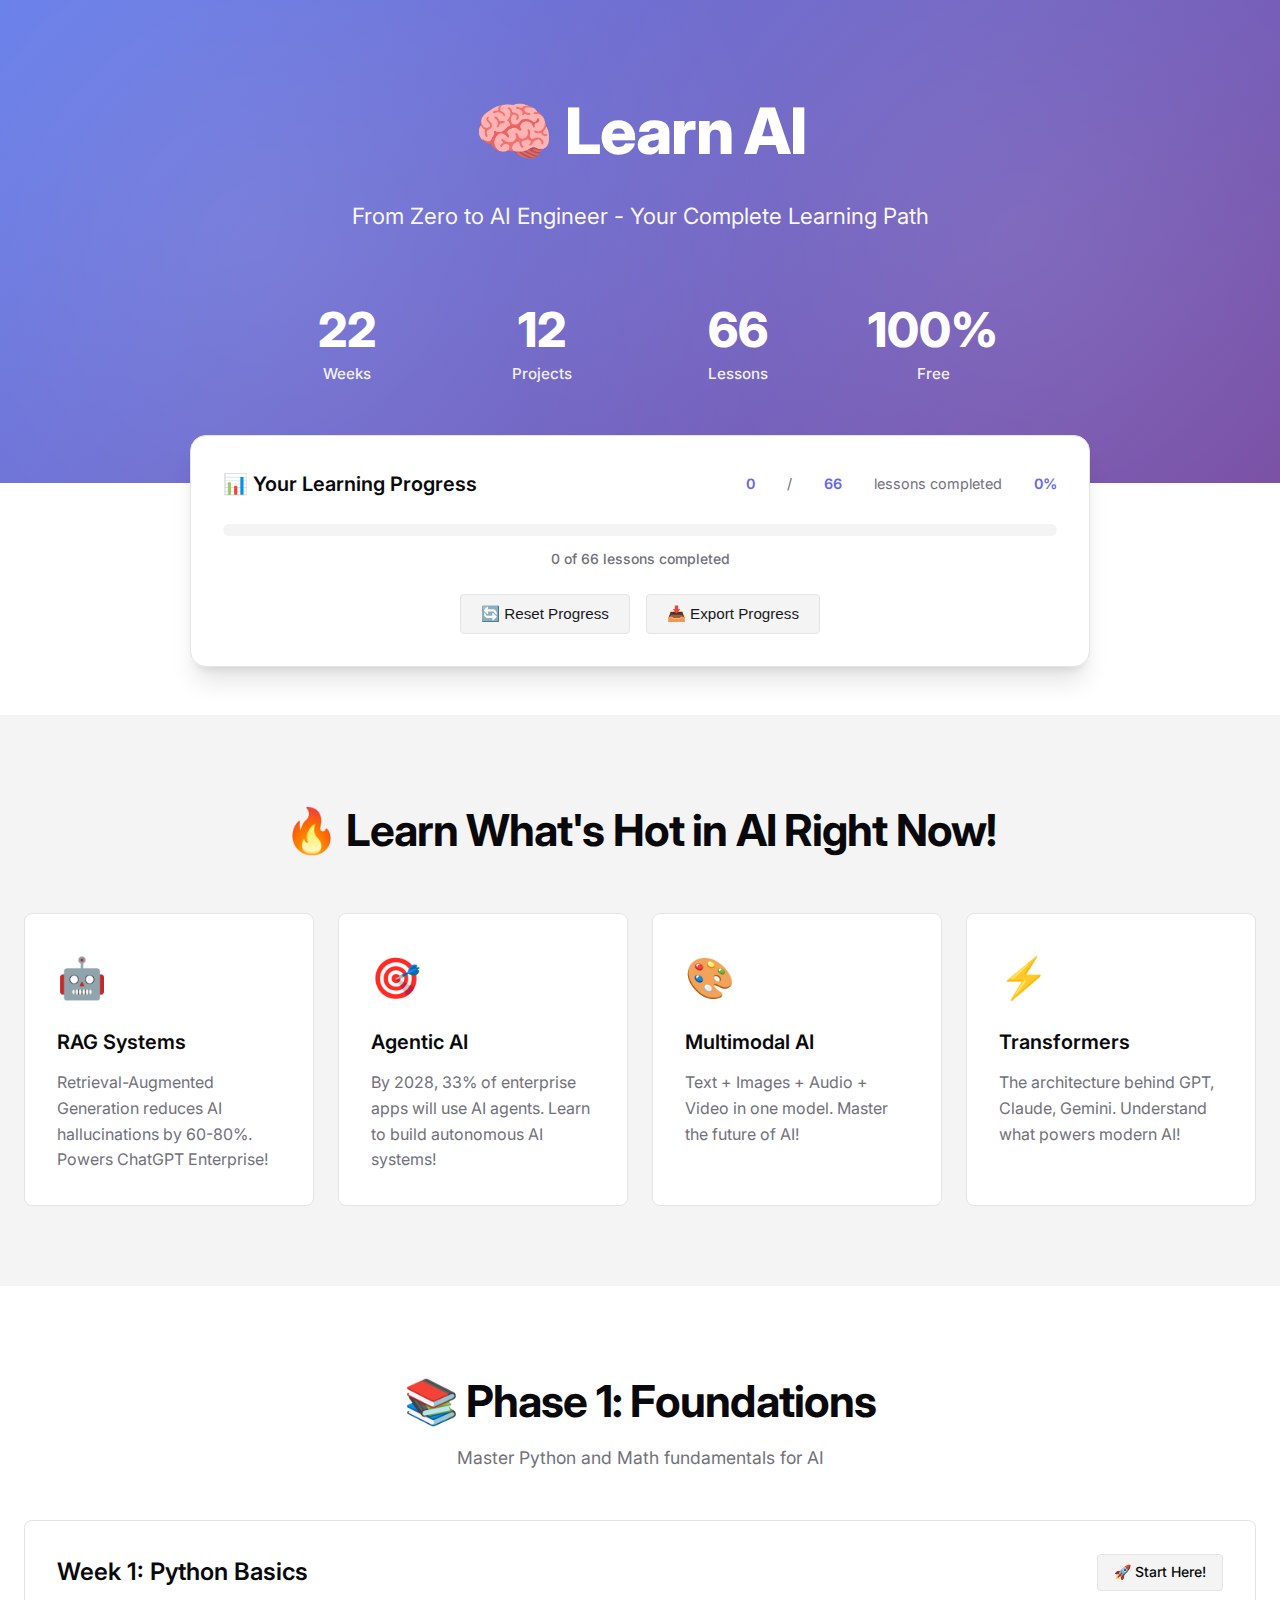
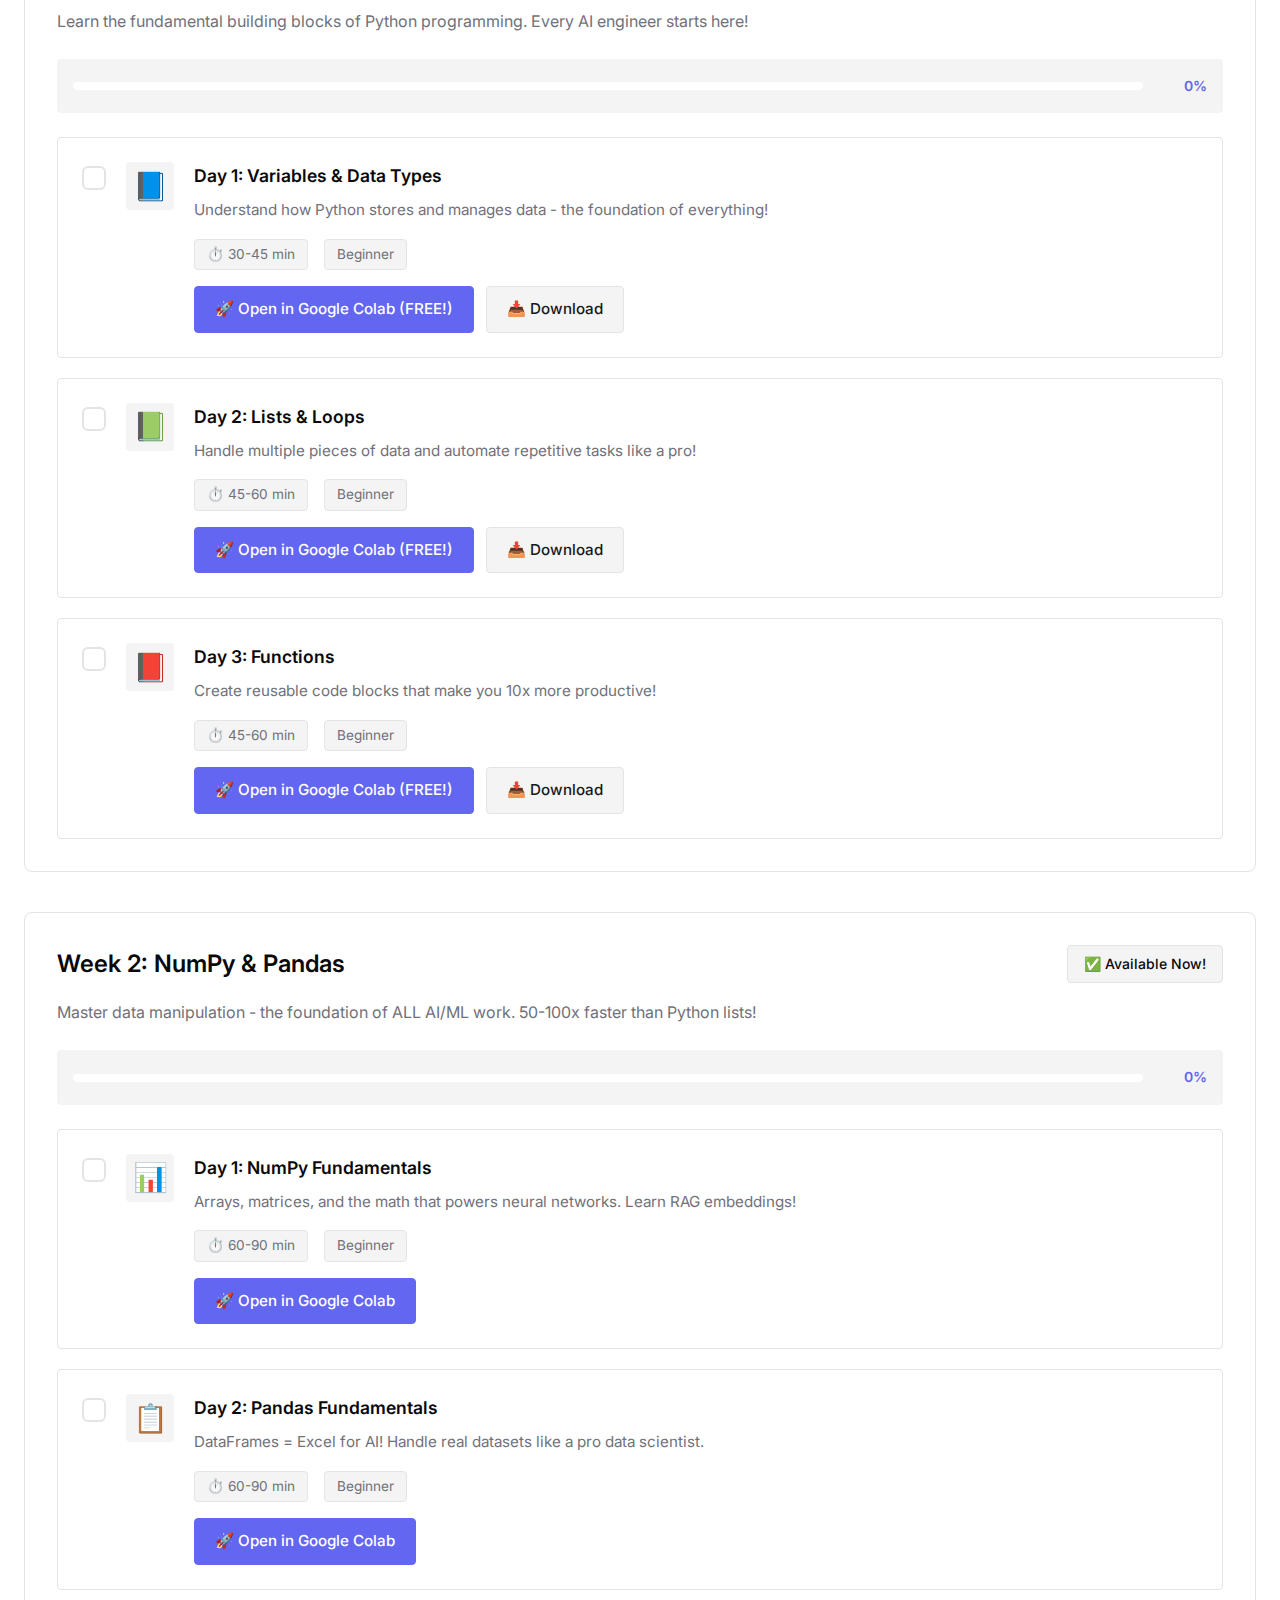
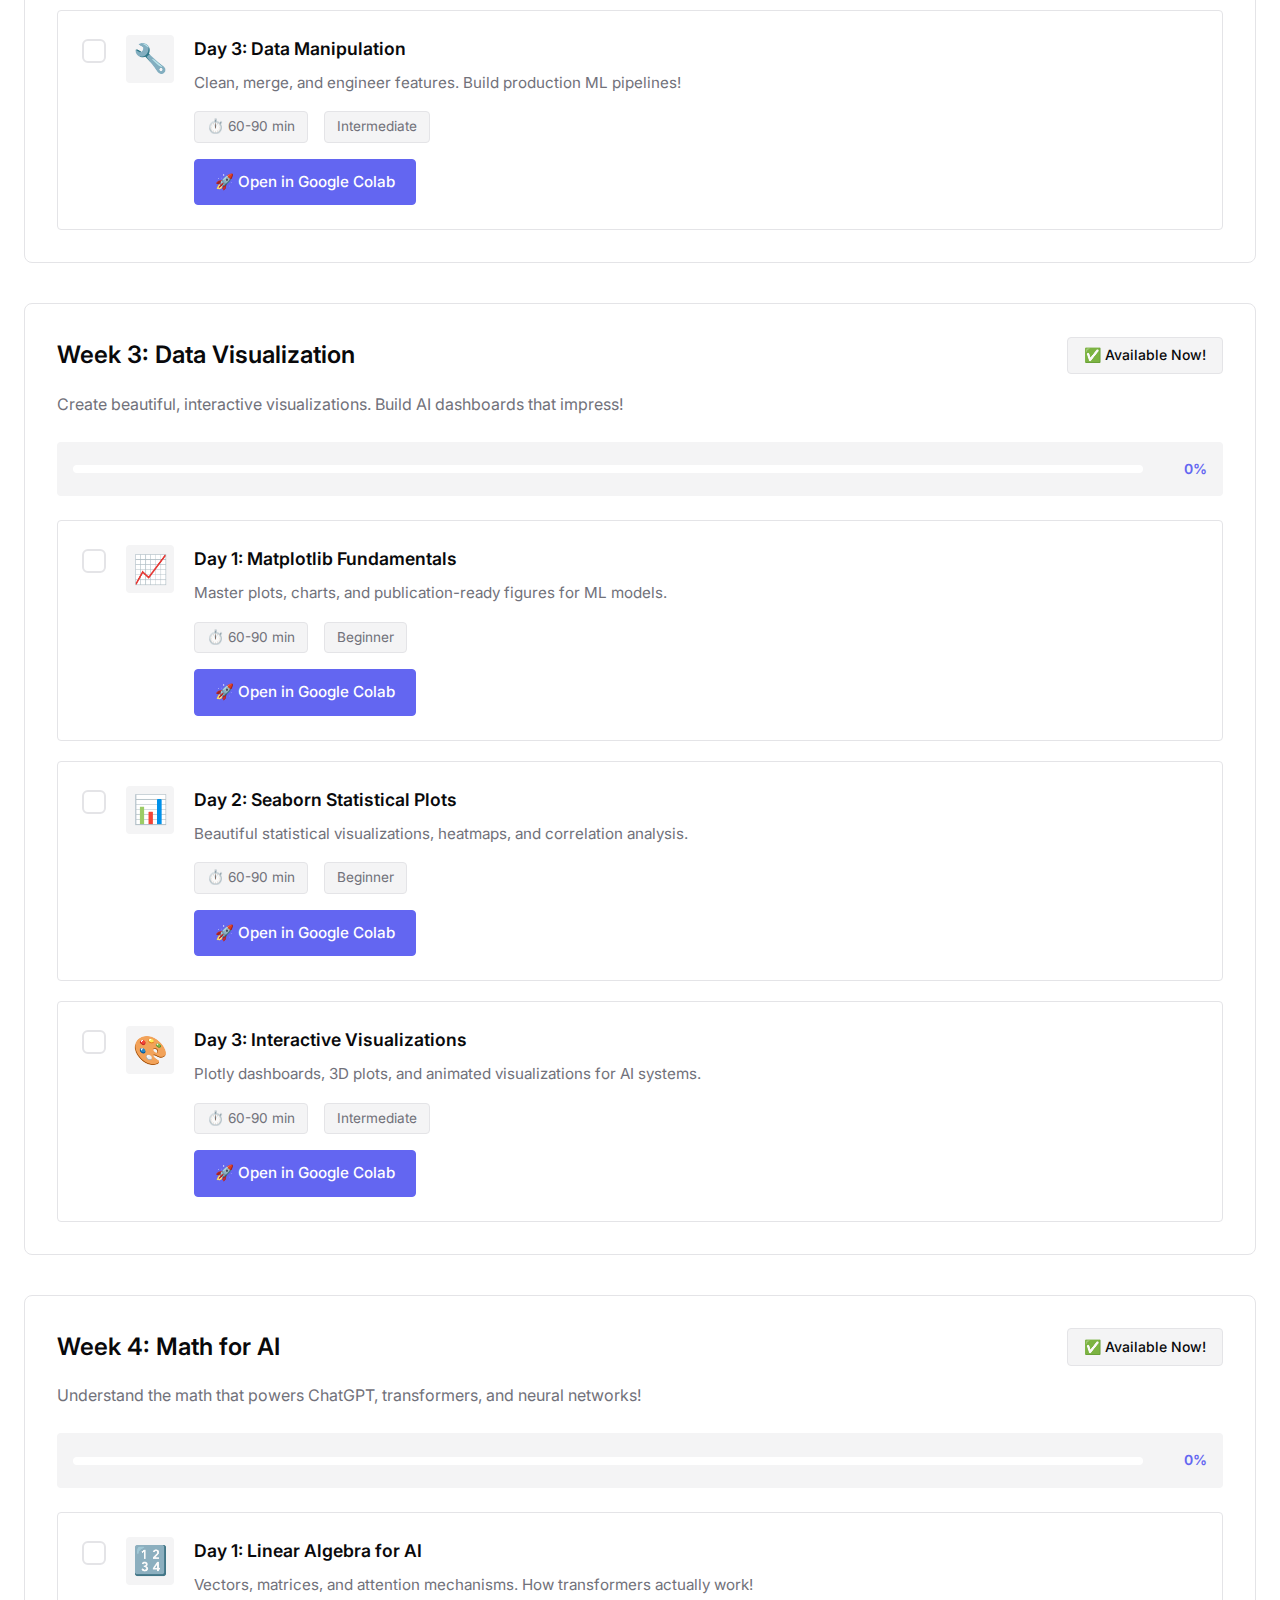
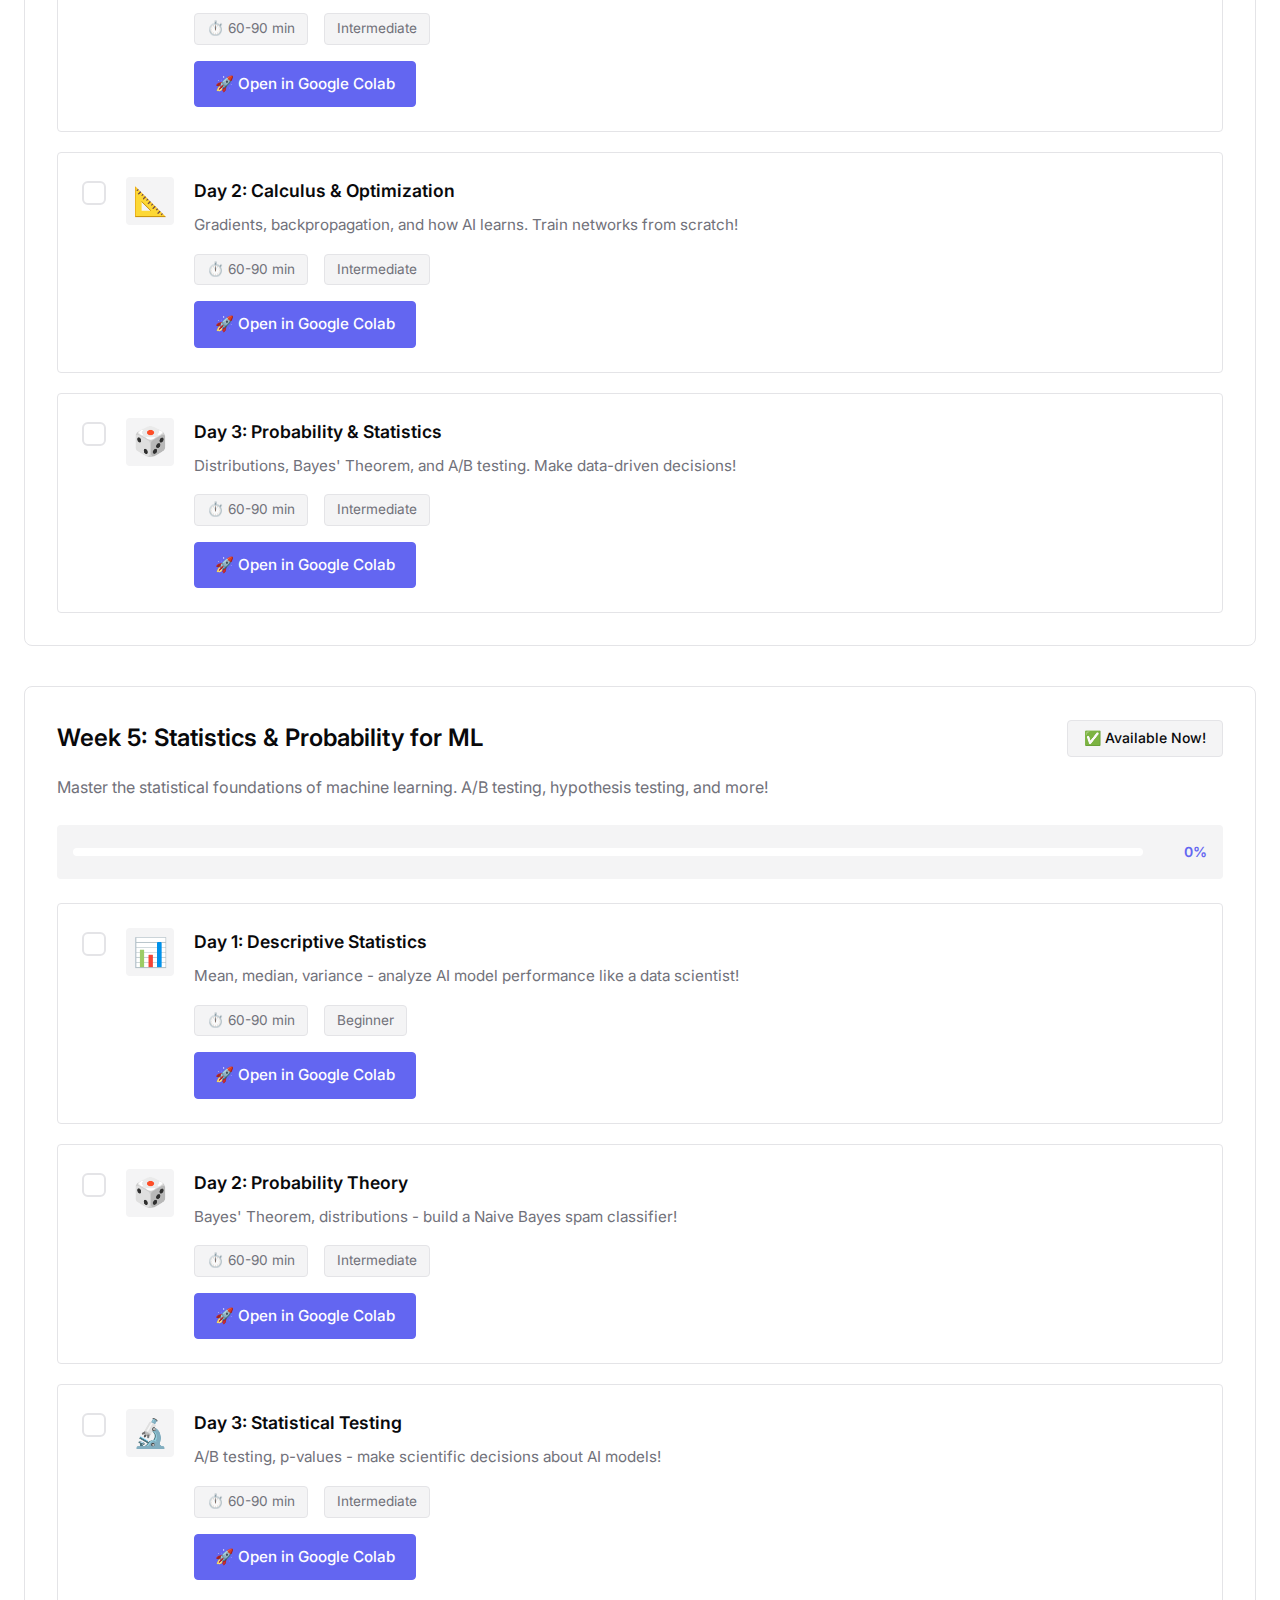
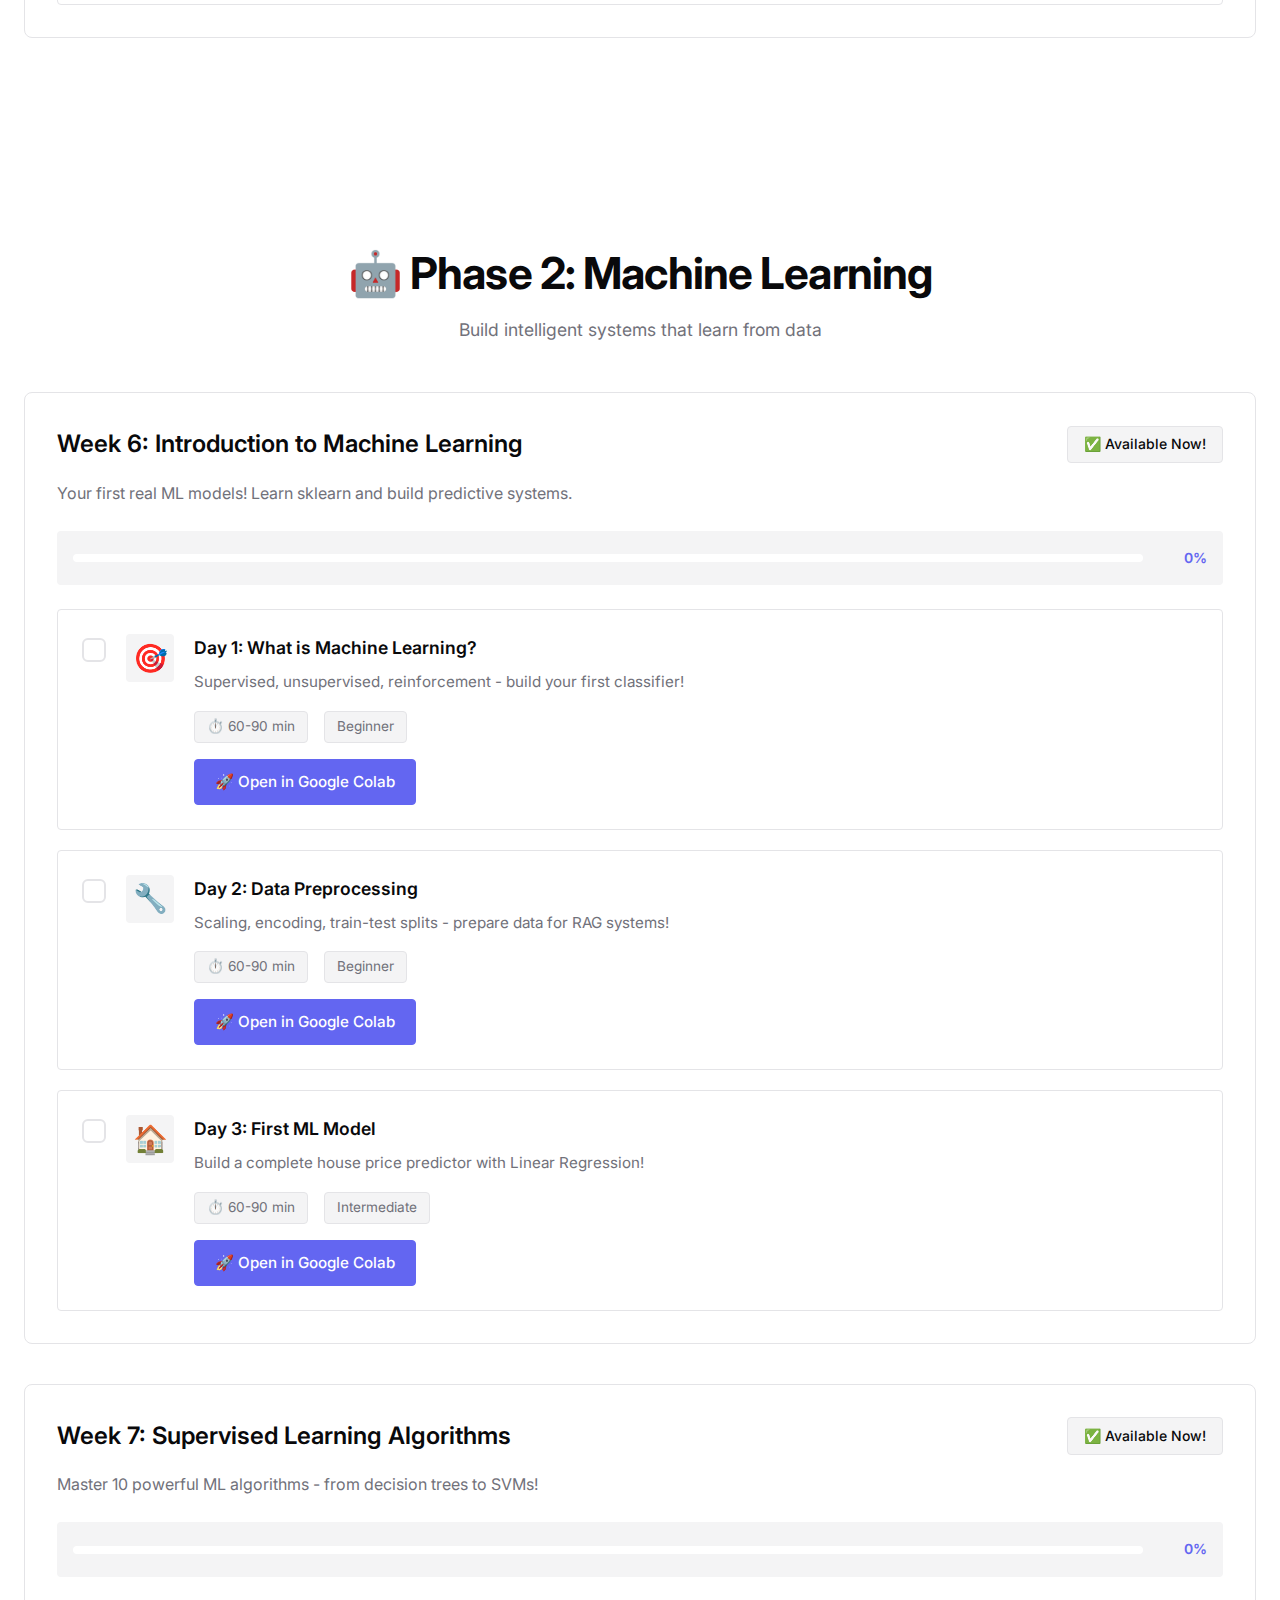
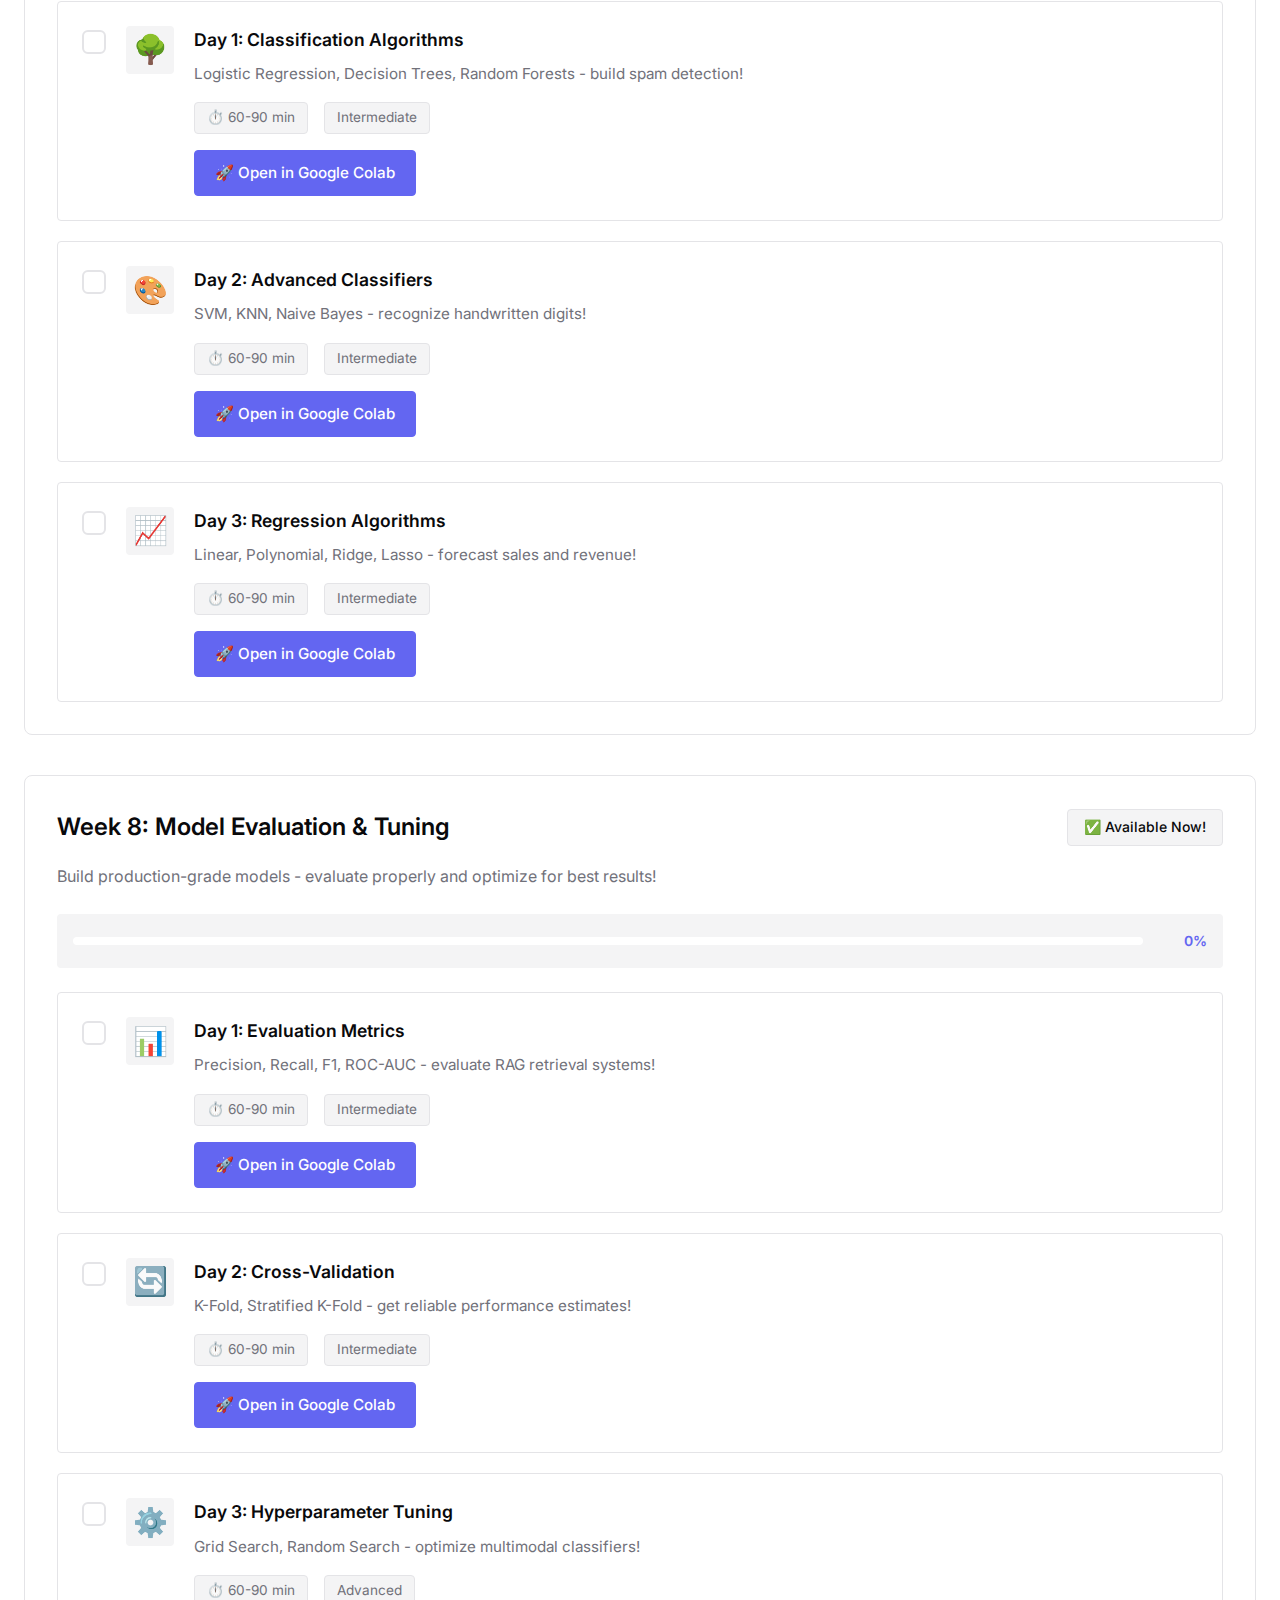
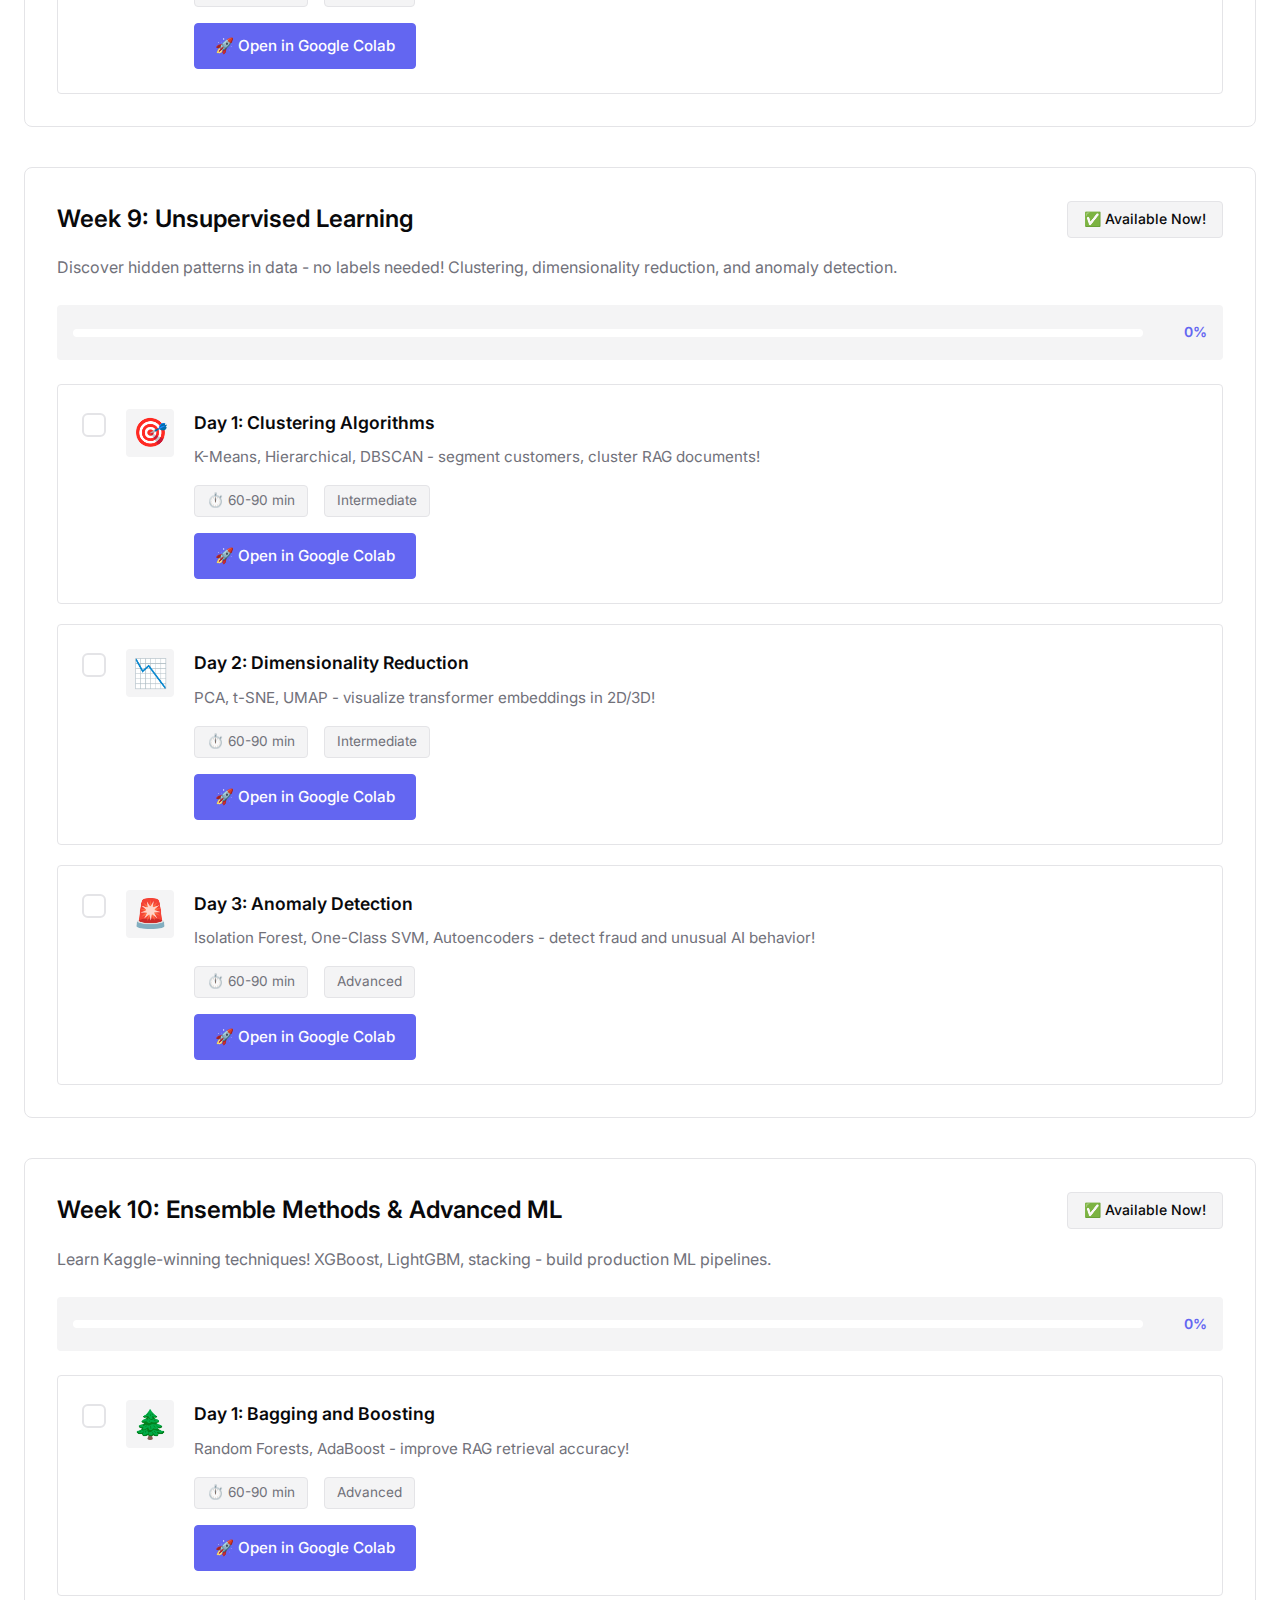
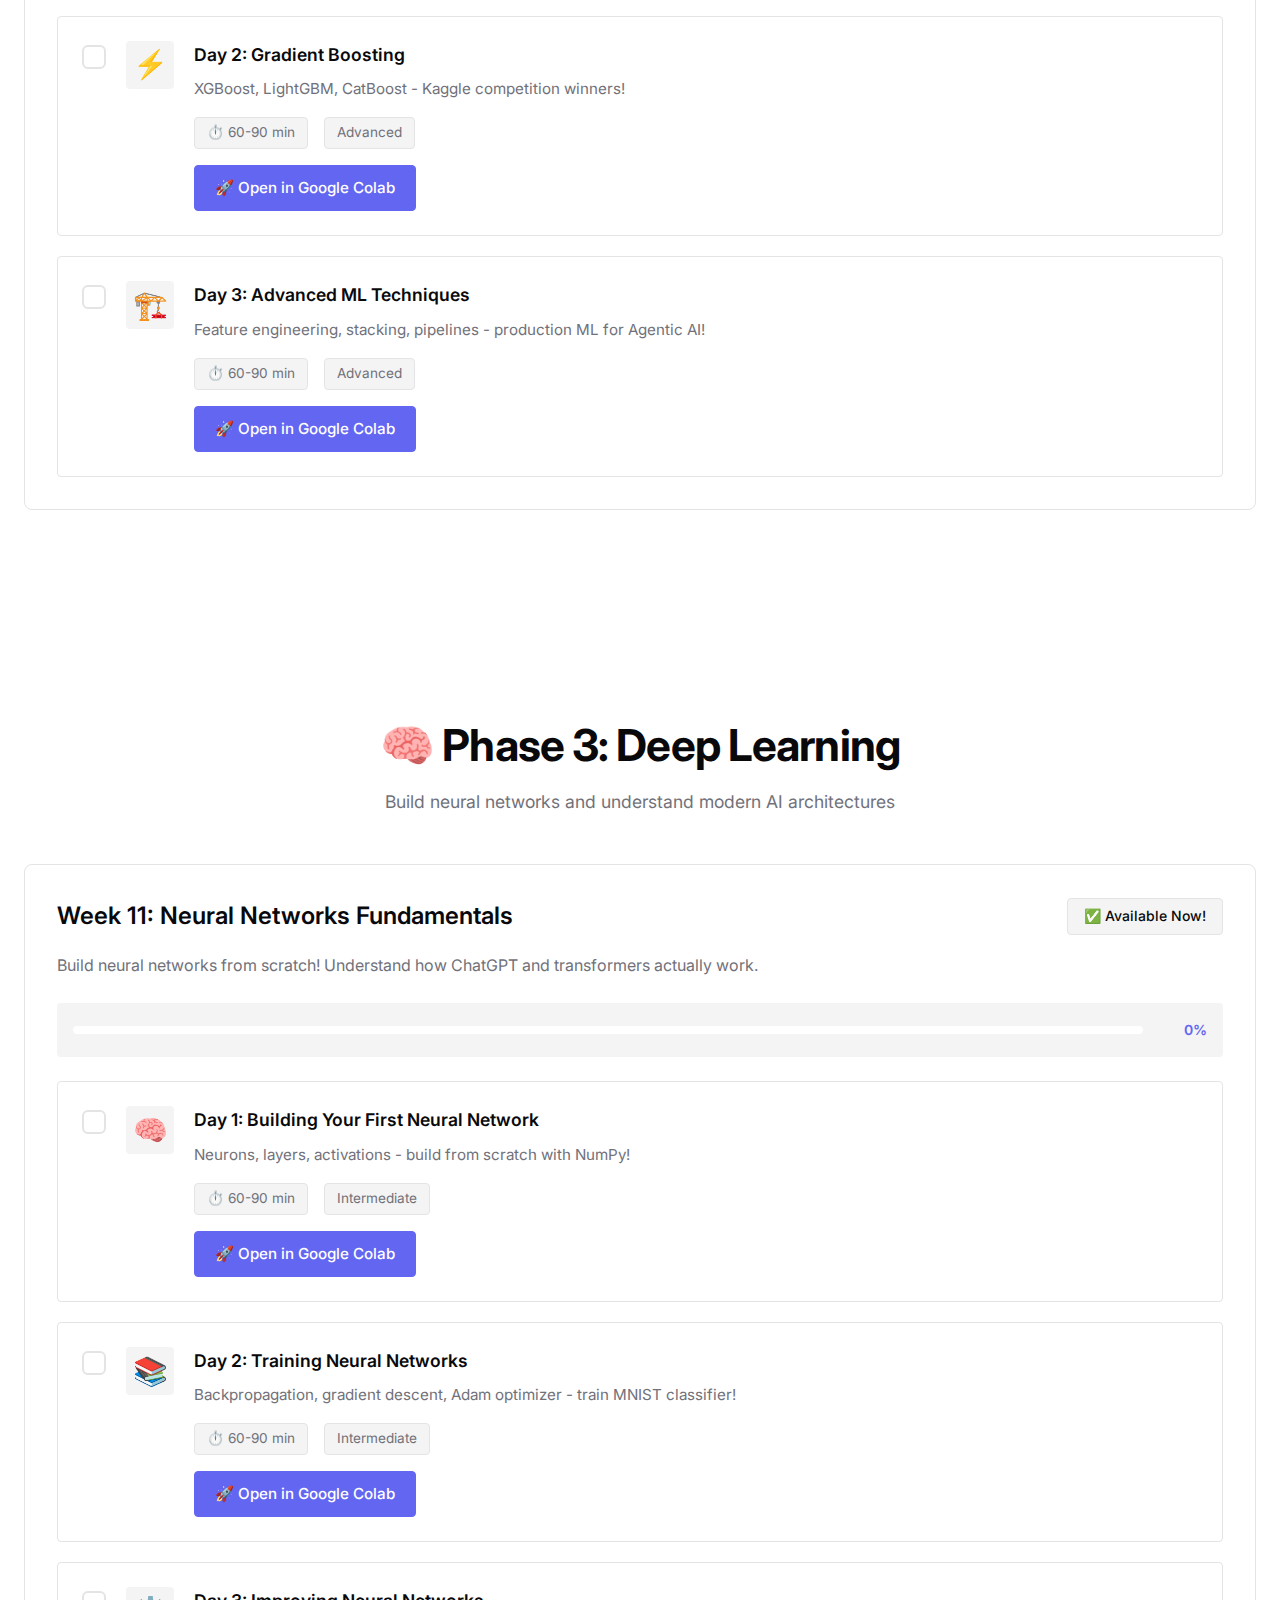
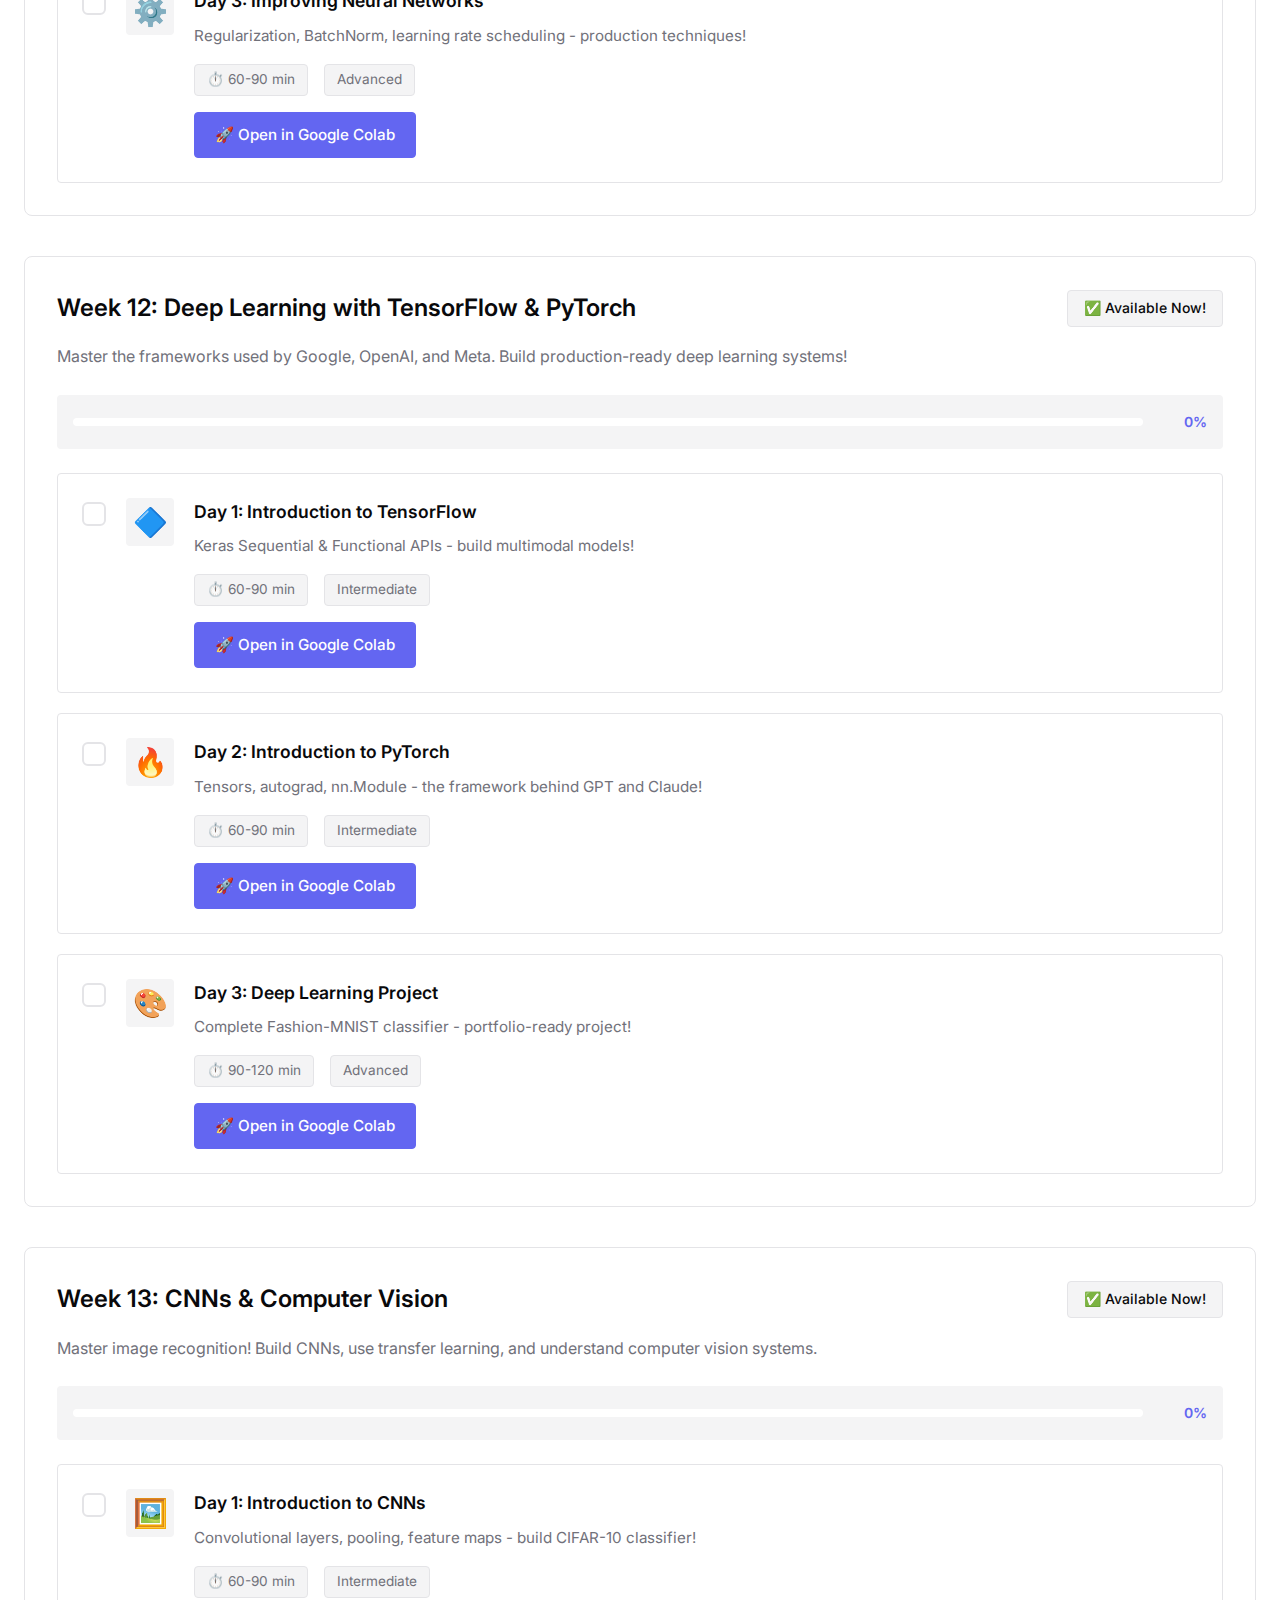
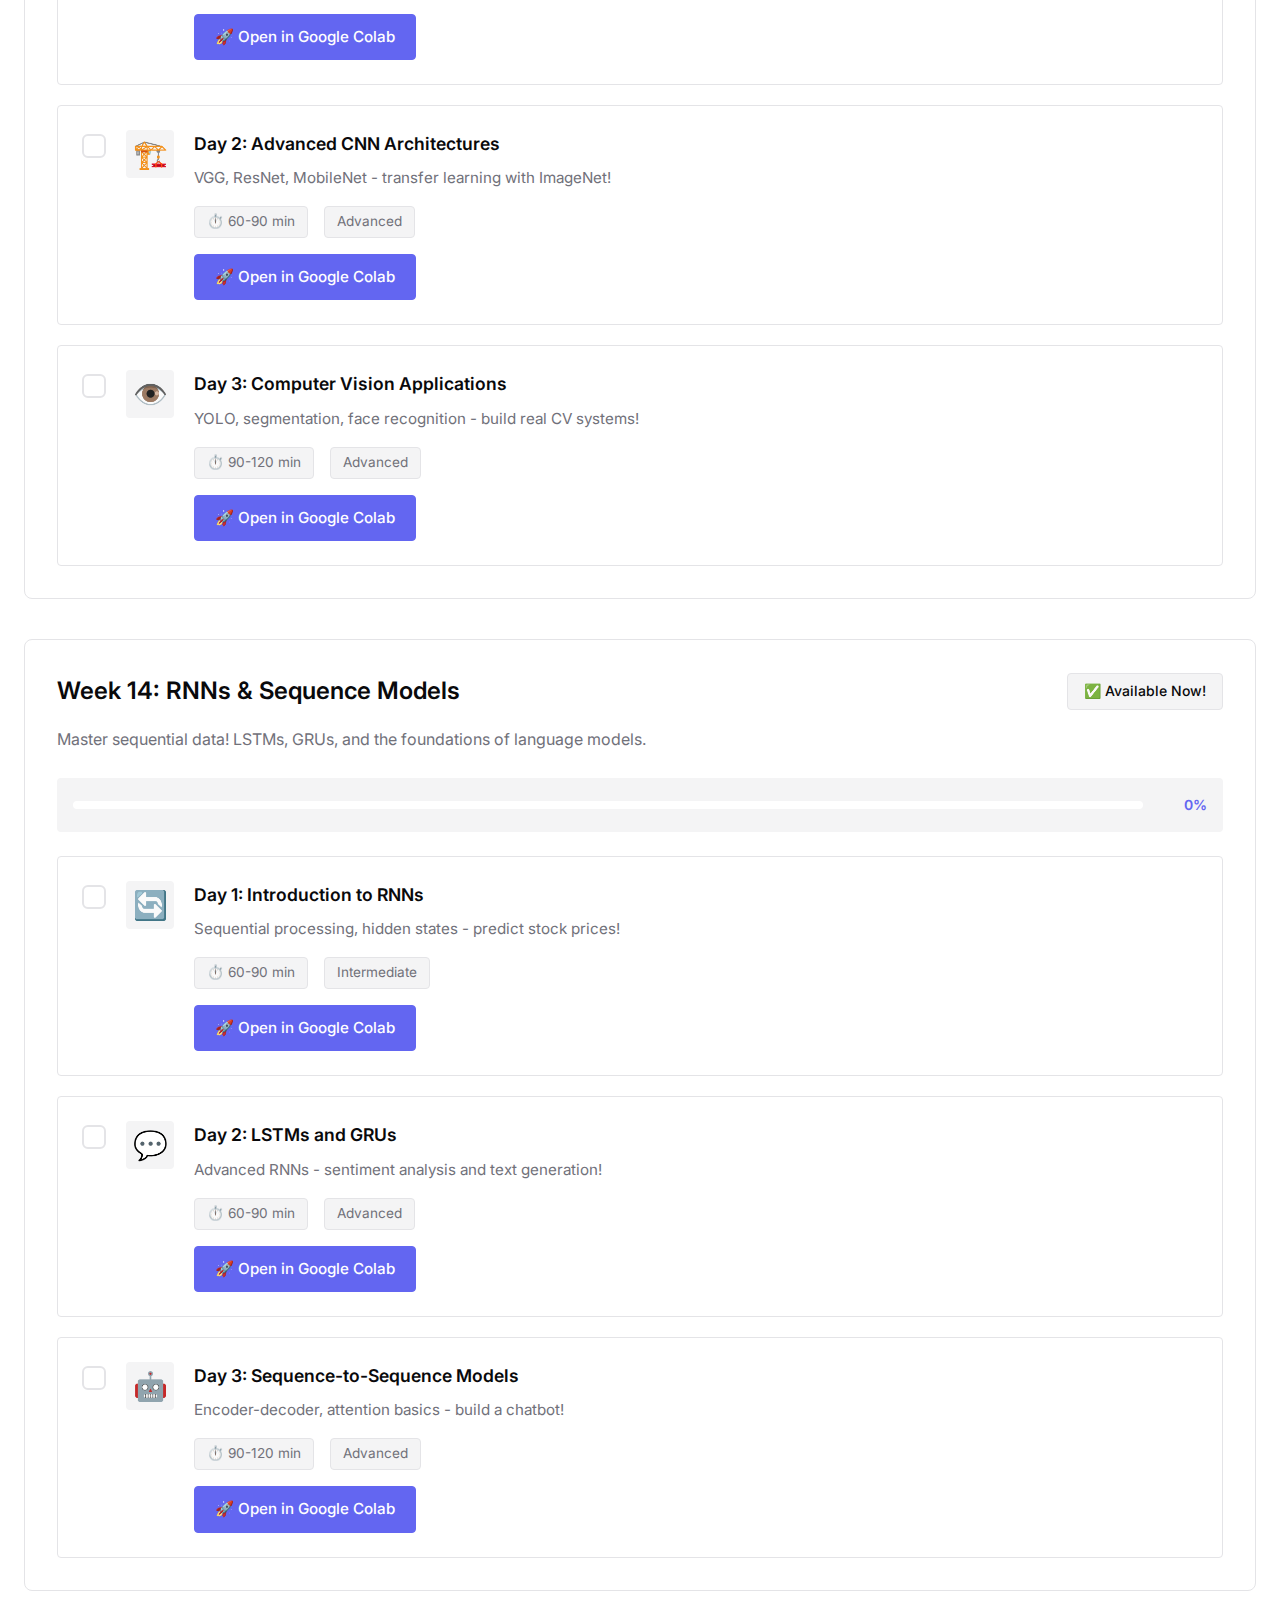
<file: index.html>
<!DOCTYPE html>
<html lang="en">
<head>
    <meta charset="UTF-8">
    <meta name="viewport" content="width=device-width, initial-scale=1.0">
    <title>Learn AI - Your Personal AI Learning Journey</title>
    <meta name="description" content="Complete AI learning path from zero to AI engineer in 22 weeks. 66 hands-on lessons, 100% free, job-ready skills for 2025.">
    <link rel="stylesheet" href="modern-style.css">
    <link rel="preconnect" href="https://fonts.googleapis.com">
    <link rel="preconnect" href="https://fonts.gstatic.com" crossorigin>
    <link href="https://fonts.googleapis.com/css2?family=Inter:wght@400;500;600;700;800&display=swap" rel="stylesheet">
</head>
<body>
    <!-- Hero Section -->
    <header class="hero">
        <div class="container">
            <div class="hero-content">
                <h1>🧠 Learn AI</h1>
                <p class="tagline">From Zero to AI Engineer - Your Complete Learning Path</p>
                <div class="stats">
                    <div class="stat">
                        <span class="stat-number">22</span>
                        <span class="stat-label">Weeks</span>
                    </div>
                    <div class="stat">
                        <span class="stat-number">12</span>
                        <span class="stat-label">Projects</span>
                    </div>
                    <div class="stat">
                        <span class="stat-number">66</span>
                        <span class="stat-label">Lessons</span>
                    </div>
                    <div class="stat">
                        <span class="stat-number">100%</span>
                        <span class="stat-label">Free</span>
                    </div>
                </div>
            </div>
        </div>
    </header>

    <!-- Progress Tracker -->
    <div class="container">
        <div class="progress-section">
            <div class="progress-header">
                <h3>📊 Your Learning Progress</h3>
                <div class="progress-stats">
                    <span class="completed-count">0</span> / <span class="total-count">66</span> lessons completed
                    <span class="percentage-text">0%</span>
                </div>
            </div>
            <div class="progress-bar-container">
                <div class="progress-bar" style="width: 0%"></div>
            </div>
            <p class="progress-text">0 of 66 lessons completed</p>
            <div style="display: flex; gap: 1rem; justify-content: center; margin-top: 1.5rem; flex-wrap: wrap;">
                <button id="reset-progress" class="btn btn-secondary">🔄 Reset Progress</button>
                <button id="export-progress" class="btn btn-secondary">📥 Export Progress</button>
            </div>
        </div>
    </div>

    <!-- AI Trends 2024-2025 -->
    <section class="trends-section">
        <div class="container">
            <h2>🔥 Learn What's Hot in AI Right Now!</h2>
            <div class="trends-grid">
                <div class="trend-card">
                    <div class="trend-icon">🤖</div>
                    <h3>RAG Systems</h3>
                    <p>Retrieval-Augmented Generation reduces AI hallucinations by 60-80%. Powers ChatGPT Enterprise!</p>
                </div>
                <div class="trend-card">
                    <div class="trend-icon">🎯</div>
                    <h3>Agentic AI</h3>
                    <p>By 2028, 33% of enterprise apps will use AI agents. Learn to build autonomous AI systems!</p>
                </div>
                <div class="trend-card">
                    <div class="trend-icon">🎨</div>
                    <h3>Multimodal AI</h3>
                    <p>Text + Images + Audio + Video in one model. Master the future of AI!</p>
                </div>
                <div class="trend-card">
                    <div class="trend-icon">⚡</div>
                    <h3>Transformers</h3>
                    <p>The architecture behind GPT, Claude, Gemini. Understand what powers modern AI!</p>
                </div>
            </div>
        </div>
    </section>

    <!-- Week 1 Content -->
    <section class="content-section">
        <div class="container">
            <div class="phase-header">
                <h2>📚 Phase 1: Foundations</h2>
                <p>Master Python and Math fundamentals for AI</p>
            </div>

            <div class="week-card">
                <div class="week-header">
                    <h3>Week 1: Python Basics</h3>
                    <span class="week-status">🚀 Start Here!</span>
                </div>
                <p class="week-description">
                    Learn the fundamental building blocks of Python programming.
                    Every AI engineer starts here!
                </p>

                <div class="lessons">
                    <div class="lesson-card">
                        <div class="lesson-icon">📘</div>
                        <div class="lesson-content">
                            <h4>Day 1: Variables & Data Types</h4>
                            <p>Understand how Python stores and manages data - the foundation of everything!</p>
                            <div class="lesson-meta">
                                <span class="duration">⏱️ 30-45 min</span>
                                <span class="level">Beginner</span>
                            </div>
                            <div class="lesson-buttons">
                                <a href="https://colab.research.google.com/github/gouthamgo/Learn-AI/blob/main/Phase-1-Foundations/Week-1-Python-Basics/Day-1-Variables-and-Data-Types.ipynb"
                                   class="btn btn-primary" target="_blank">
                                    🚀 Open in Google Colab (FREE!)
                                </a>
                                <a href="Phase-1-Foundations/Week-1-Python-Basics/Day-1-Variables-and-Data-Types.ipynb"
                                   class="btn btn-secondary" download>
                                    📥 Download
                                </a>
                            </div>
                        </div>
                    </div>

                    <div class="lesson-card">
                        <div class="lesson-icon">📗</div>
                        <div class="lesson-content">
                            <h4>Day 2: Lists & Loops</h4>
                            <p>Handle multiple pieces of data and automate repetitive tasks like a pro!</p>
                            <div class="lesson-meta">
                                <span class="duration">⏱️ 45-60 min</span>
                                <span class="level">Beginner</span>
                            </div>
                            <div class="lesson-buttons">
                                <a href="https://colab.research.google.com/github/gouthamgo/Learn-AI/blob/main/Phase-1-Foundations/Week-1-Python-Basics/Day-2-Lists-and-Loops.ipynb"
                                   class="btn btn-primary" target="_blank">
                                    🚀 Open in Google Colab (FREE!)
                                </a>
                                <a href="Phase-1-Foundations/Week-1-Python-Basics/Day-2-Lists-and-Loops.ipynb"
                                   class="btn btn-secondary" download>
                                    📥 Download
                                </a>
                            </div>
                        </div>
                    </div>

                    <div class="lesson-card">
                        <div class="lesson-icon">📕</div>
                        <div class="lesson-content">
                            <h4>Day 3: Functions</h4>
                            <p>Create reusable code blocks that make you 10x more productive!</p>
                            <div class="lesson-meta">
                                <span class="duration">⏱️ 45-60 min</span>
                                <span class="level">Beginner</span>
                            </div>
                            <div class="lesson-buttons">
                                <a href="https://colab.research.google.com/github/gouthamgo/Learn-AI/blob/main/Phase-1-Foundations/Week-1-Python-Basics/Day-3-Functions.ipynb"
                                   class="btn btn-primary" target="_blank">
                                    🚀 Open in Google Colab (FREE!)
                                </a>
                                <a href="Phase-1-Foundations/Week-1-Python-Basics/Day-3-Functions.ipynb"
                                   class="btn btn-secondary" download>
                                    📥 Download
                                </a>
                            </div>
                        </div>
                    </div>
                </div>
            </div>

            <!-- Week 2 -->
            <div class="week-card">
                <div class="week-header">
                    <h3>Week 2: NumPy & Pandas</h3>
                    <span class="week-status">✅ Available Now!</span>
                </div>
                <p class="week-description">
                    Master data manipulation - the foundation of ALL AI/ML work. 50-100x faster than Python lists!
                </p>
                <div class="lessons">
                    <div class="lesson-card">
                        <div class="lesson-icon">📊</div>
                        <div class="lesson-content">
                            <h4>Day 1: NumPy Fundamentals</h4>
                            <p>Arrays, matrices, and the math that powers neural networks. Learn RAG embeddings!</p>
                            <div class="lesson-meta">
                                <span class="duration">⏱️ 60-90 min</span>
                                <span class="level">Beginner</span>
                            </div>
                            <div class="lesson-buttons">
                                <a href="https://colab.research.google.com/github/gouthamgo/Learn-AI/blob/main/Phase-1-Foundations/Week-2-NumPy-Pandas/Day-1-NumPy-Fundamentals.ipynb"
                                   class="btn btn-primary" target="_blank">
                                    🚀 Open in Google Colab
                                </a>
                            </div>
                        </div>
                    </div>
                    <div class="lesson-card">
                        <div class="lesson-icon">📋</div>
                        <div class="lesson-content">
                            <h4>Day 2: Pandas Fundamentals</h4>
                            <p>DataFrames = Excel for AI! Handle real datasets like a pro data scientist.</p>
                            <div class="lesson-meta">
                                <span class="duration">⏱️ 60-90 min</span>
                                <span class="level">Beginner</span>
                            </div>
                            <div class="lesson-buttons">
                                <a href="https://colab.research.google.com/github/gouthamgo/Learn-AI/blob/main/Phase-1-Foundations/Week-2-NumPy-Pandas/Day-2-Pandas-Fundamentals.ipynb"
                                   class="btn btn-primary" target="_blank">
                                    🚀 Open in Google Colab
                                </a>
                            </div>
                        </div>
                    </div>
                    <div class="lesson-card">
                        <div class="lesson-icon">🔧</div>
                        <div class="lesson-content">
                            <h4>Day 3: Data Manipulation</h4>
                            <p>Clean, merge, and engineer features. Build production ML pipelines!</p>
                            <div class="lesson-meta">
                                <span class="duration">⏱️ 60-90 min</span>
                                <span class="level">Intermediate</span>
                            </div>
                            <div class="lesson-buttons">
                                <a href="https://colab.research.google.com/github/gouthamgo/Learn-AI/blob/main/Phase-1-Foundations/Week-2-NumPy-Pandas/Day-3-Data-Manipulation.ipynb"
                                   class="btn btn-primary" target="_blank">
                                    🚀 Open in Google Colab
                                </a>
                            </div>
                        </div>
                    </div>
                </div>
            </div>

            <!-- Week 3 -->
            <div class="week-card">
                <div class="week-header">
                    <h3>Week 3: Data Visualization</h3>
                    <span class="week-status">✅ Available Now!</span>
                </div>
                <p class="week-description">
                    Create beautiful, interactive visualizations. Build AI dashboards that impress!</p>
                <div class="lessons">
                    <div class="lesson-card">
                        <div class="lesson-icon">📈</div>
                        <div class="lesson-content">
                            <h4>Day 1: Matplotlib Fundamentals</h4>
                            <p>Master plots, charts, and publication-ready figures for ML models.</p>
                            <div class="lesson-meta">
                                <span class="duration">⏱️ 60-90 min</span>
                                <span class="level">Beginner</span>
                            </div>
                            <div class="lesson-buttons">
                                <a href="https://colab.research.google.com/github/gouthamgo/Learn-AI/blob/main/Phase-1-Foundations/Week-3-Data-Visualization/Day-1-Matplotlib-Fundamentals.ipynb"
                                   class="btn btn-primary" target="_blank">
                                    🚀 Open in Google Colab
                                </a>
                            </div>
                        </div>
                    </div>
                    <div class="lesson-card">
                        <div class="lesson-icon">📊</div>
                        <div class="lesson-content">
                            <h4>Day 2: Seaborn Statistical Plots</h4>
                            <p>Beautiful statistical visualizations, heatmaps, and correlation analysis.</p>
                            <div class="lesson-meta">
                                <span class="duration">⏱️ 60-90 min</span>
                                <span class="level">Beginner</span>
                            </div>
                            <div class="lesson-buttons">
                                <a href="https://colab.research.google.com/github/gouthamgo/Learn-AI/blob/main/Phase-1-Foundations/Week-3-Data-Visualization/Day-2-Seaborn-Statistical-Plots.ipynb"
                                   class="btn btn-primary" target="_blank">
                                    🚀 Open in Google Colab
                                </a>
                            </div>
                        </div>
                    </div>
                    <div class="lesson-card">
                        <div class="lesson-icon">🎨</div>
                        <div class="lesson-content">
                            <h4>Day 3: Interactive Visualizations</h4>
                            <p>Plotly dashboards, 3D plots, and animated visualizations for AI systems.</p>
                            <div class="lesson-meta">
                                <span class="duration">⏱️ 60-90 min</span>
                                <span class="level">Intermediate</span>
                            </div>
                            <div class="lesson-buttons">
                                <a href="https://colab.research.google.com/github/gouthamgo/Learn-AI/blob/main/Phase-1-Foundations/Week-3-Data-Visualization/Day-3-Interactive-Visualizations.ipynb"
                                   class="btn btn-primary" target="_blank">
                                    🚀 Open in Google Colab
                                </a>
                            </div>
                        </div>
                    </div>
                </div>
            </div>

            <!-- Week 4 -->
            <div class="week-card">
                <div class="week-header">
                    <h3>Week 4: Math for AI</h3>
                    <span class="week-status">✅ Available Now!</span>
                </div>
                <p class="week-description">
                    Understand the math that powers ChatGPT, transformers, and neural networks!
                </p>
                <div class="lessons">
                    <div class="lesson-card">
                        <div class="lesson-icon">🔢</div>
                        <div class="lesson-content">
                            <h4>Day 1: Linear Algebra for AI</h4>
                            <p>Vectors, matrices, and attention mechanisms. How transformers actually work!</p>
                            <div class="lesson-meta">
                                <span class="duration">⏱️ 60-90 min</span>
                                <span class="level">Intermediate</span>
                            </div>
                            <div class="lesson-buttons">
                                <a href="https://colab.research.google.com/github/gouthamgo/Learn-AI/blob/main/Phase-1-Foundations/Week-4-Math-for-AI/Day-1-Linear-Algebra-for-AI.ipynb"
                                   class="btn btn-primary" target="_blank">
                                    🚀 Open in Google Colab
                                </a>
                            </div>
                        </div>
                    </div>
                    <div class="lesson-card">
                        <div class="lesson-icon">📐</div>
                        <div class="lesson-content">
                            <h4>Day 2: Calculus & Optimization</h4>
                            <p>Gradients, backpropagation, and how AI learns. Train networks from scratch!</p>
                            <div class="lesson-meta">
                                <span class="duration">⏱️ 60-90 min</span>
                                <span class="level">Intermediate</span>
                            </div>
                            <div class="lesson-buttons">
                                <a href="https://colab.research.google.com/github/gouthamgo/Learn-AI/blob/main/Phase-1-Foundations/Week-4-Math-for-AI/Day-2-Calculus-and-Optimization.ipynb"
                                   class="btn btn-primary" target="_blank">
                                    🚀 Open in Google Colab
                                </a>
                            </div>
                        </div>
                    </div>
                    <div class="lesson-card">
                        <div class="lesson-icon">🎲</div>
                        <div class="lesson-content">
                            <h4>Day 3: Probability & Statistics</h4>
                            <p>Distributions, Bayes' Theorem, and A/B testing. Make data-driven decisions!</p>
                            <div class="lesson-meta">
                                <span class="duration">⏱️ 60-90 min</span>
                                <span class="level">Intermediate</span>
                            </div>
                            <div class="lesson-buttons">
                                <a href="https://colab.research.google.com/github/gouthamgo/Learn-AI/blob/main/Phase-1-Foundations/Week-4-Math-for-AI/Day-3-Probability-and-Statistics.ipynb"
                                   class="btn btn-primary" target="_blank">
                                    🚀 Open in Google Colab
                                </a>
                            </div>
                        </div>
                    </div>
                </div>
            </div>

            <!-- Week 5 -->
            <div class="week-card">
                <div class="week-header">
                    <h3>Week 5: Statistics & Probability for ML</h3>
                    <span class="week-status">✅ Available Now!</span>
                </div>
                <p class="week-description">
                    Master the statistical foundations of machine learning. A/B testing, hypothesis testing, and more!
                </p>
                <div class="lessons">
                    <div class="lesson-card">
                        <div class="lesson-icon">📊</div>
                        <div class="lesson-content">
                            <h4>Day 1: Descriptive Statistics</h4>
                            <p>Mean, median, variance - analyze AI model performance like a data scientist!</p>
                            <div class="lesson-meta">
                                <span class="duration">⏱️ 60-90 min</span>
                                <span class="level">Beginner</span>
                            </div>
                            <div class="lesson-buttons">
                                <a href="https://colab.research.google.com/github/gouthamgo/Learn-AI/blob/main/Phase-1-Foundations/Week-5-Statistics-Probability/Day-1-Descriptive-Statistics.ipynb"
                                   class="btn btn-primary" target="_blank">
                                    🚀 Open in Google Colab
                                </a>
                            </div>
                        </div>
                    </div>
                    <div class="lesson-card">
                        <div class="lesson-icon">🎲</div>
                        <div class="lesson-content">
                            <h4>Day 2: Probability Theory</h4>
                            <p>Bayes' Theorem, distributions - build a Naive Bayes spam classifier!</p>
                            <div class="lesson-meta">
                                <span class="duration">⏱️ 60-90 min</span>
                                <span class="level">Intermediate</span>
                            </div>
                            <div class="lesson-buttons">
                                <a href="https://colab.research.google.com/github/gouthamgo/Learn-AI/blob/main/Phase-1-Foundations/Week-5-Statistics-Probability/Day-2-Probability-Theory.ipynb"
                                   class="btn btn-primary" target="_blank">
                                    🚀 Open in Google Colab
                                </a>
                            </div>
                        </div>
                    </div>
                    <div class="lesson-card">
                        <div class="lesson-icon">🔬</div>
                        <div class="lesson-content">
                            <h4>Day 3: Statistical Testing</h4>
                            <p>A/B testing, p-values - make scientific decisions about AI models!</p>
                            <div class="lesson-meta">
                                <span class="duration">⏱️ 60-90 min</span>
                                <span class="level">Intermediate</span>
                            </div>
                            <div class="lesson-buttons">
                                <a href="https://colab.research.google.com/github/gouthamgo/Learn-AI/blob/main/Phase-1-Foundations/Week-5-Statistics-Probability/Day-3-Statistical-Testing.ipynb"
                                   class="btn btn-primary" target="_blank">
                                    🚀 Open in Google Colab
                                </a>
                            </div>
                        </div>
                    </div>
                </div>
            </div>
        </div>
    </section>

    <!-- Phase 2: Machine Learning -->
    <section class="content-section">
        <div class="container">
            <div class="phase-header">
                <h2>🤖 Phase 2: Machine Learning</h2>
                <p>Build intelligent systems that learn from data</p>
            </div>

            <!-- Week 6 -->
            <div class="week-card">
                <div class="week-header">
                    <h3>Week 6: Introduction to Machine Learning</h3>
                    <span class="week-status">✅ Available Now!</span>
                </div>
                <p class="week-description">
                    Your first real ML models! Learn sklearn and build predictive systems.
                </p>
                <div class="lessons">
                    <div class="lesson-card">
                        <div class="lesson-icon">🎯</div>
                        <div class="lesson-content">
                            <h4>Day 1: What is Machine Learning?</h4>
                            <p>Supervised, unsupervised, reinforcement - build your first classifier!</p>
                            <div class="lesson-meta">
                                <span class="duration">⏱️ 60-90 min</span>
                                <span class="level">Beginner</span>
                            </div>
                            <div class="lesson-buttons">
                                <a href="https://colab.research.google.com/github/gouthamgo/Learn-AI/blob/main/Phase-2-Machine-Learning/Week-6-Intro-to-ML/Day-1-What-is-Machine-Learning.ipynb"
                                   class="btn btn-primary" target="_blank">
                                    🚀 Open in Google Colab
                                </a>
                            </div>
                        </div>
                    </div>
                    <div class="lesson-card">
                        <div class="lesson-icon">🔧</div>
                        <div class="lesson-content">
                            <h4>Day 2: Data Preprocessing</h4>
                            <p>Scaling, encoding, train-test splits - prepare data for RAG systems!</p>
                            <div class="lesson-meta">
                                <span class="duration">⏱️ 60-90 min</span>
                                <span class="level">Beginner</span>
                            </div>
                            <div class="lesson-buttons">
                                <a href="https://colab.research.google.com/github/gouthamgo/Learn-AI/blob/main/Phase-2-Machine-Learning/Week-6-Intro-to-ML/Day-2-Data-Preprocessing.ipynb"
                                   class="btn btn-primary" target="_blank">
                                    🚀 Open in Google Colab
                                </a>
                            </div>
                        </div>
                    </div>
                    <div class="lesson-card">
                        <div class="lesson-icon">🏠</div>
                        <div class="lesson-content">
                            <h4>Day 3: First ML Model</h4>
                            <p>Build a complete house price predictor with Linear Regression!</p>
                            <div class="lesson-meta">
                                <span class="duration">⏱️ 60-90 min</span>
                                <span class="level">Intermediate</span>
                            </div>
                            <div class="lesson-buttons">
                                <a href="https://colab.research.google.com/github/gouthamgo/Learn-AI/blob/main/Phase-2-Machine-Learning/Week-6-Intro-to-ML/Day-3-First-ML-Model.ipynb"
                                   class="btn btn-primary" target="_blank">
                                    🚀 Open in Google Colab
                                </a>
                            </div>
                        </div>
                    </div>
                </div>
            </div>

            <!-- Week 7 -->
            <div class="week-card">
                <div class="week-header">
                    <h3>Week 7: Supervised Learning Algorithms</h3>
                    <span class="week-status">✅ Available Now!</span>
                </div>
                <p class="week-description">
                    Master 10 powerful ML algorithms - from decision trees to SVMs!
                </p>
                <div class="lessons">
                    <div class="lesson-card">
                        <div class="lesson-icon">🌳</div>
                        <div class="lesson-content">
                            <h4>Day 1: Classification Algorithms</h4>
                            <p>Logistic Regression, Decision Trees, Random Forests - build spam detection!</p>
                            <div class="lesson-meta">
                                <span class="duration">⏱️ 60-90 min</span>
                                <span class="level">Intermediate</span>
                            </div>
                            <div class="lesson-buttons">
                                <a href="https://colab.research.google.com/github/gouthamgo/Learn-AI/blob/main/Phase-2-Machine-Learning/Week-7-Supervised-Learning/Day-1-Classification-Algorithms.ipynb"
                                   class="btn btn-primary" target="_blank">
                                    🚀 Open in Google Colab
                                </a>
                            </div>
                        </div>
                    </div>
                    <div class="lesson-card">
                        <div class="lesson-icon">🎨</div>
                        <div class="lesson-content">
                            <h4>Day 2: Advanced Classifiers</h4>
                            <p>SVM, KNN, Naive Bayes - recognize handwritten digits!</p>
                            <div class="lesson-meta">
                                <span class="duration">⏱️ 60-90 min</span>
                                <span class="level">Intermediate</span>
                            </div>
                            <div class="lesson-buttons">
                                <a href="https://colab.research.google.com/github/gouthamgo/Learn-AI/blob/main/Phase-2-Machine-Learning/Week-7-Supervised-Learning/Day-2-Advanced-Classifiers.ipynb"
                                   class="btn btn-primary" target="_blank">
                                    🚀 Open in Google Colab
                                </a>
                            </div>
                        </div>
                    </div>
                    <div class="lesson-card">
                        <div class="lesson-icon">📈</div>
                        <div class="lesson-content">
                            <h4>Day 3: Regression Algorithms</h4>
                            <p>Linear, Polynomial, Ridge, Lasso - forecast sales and revenue!</p>
                            <div class="lesson-meta">
                                <span class="duration">⏱️ 60-90 min</span>
                                <span class="level">Intermediate</span>
                            </div>
                            <div class="lesson-buttons">
                                <a href="https://colab.research.google.com/github/gouthamgo/Learn-AI/blob/main/Phase-2-Machine-Learning/Week-7-Supervised-Learning/Day-3-Regression-Algorithms.ipynb"
                                   class="btn btn-primary" target="_blank">
                                    🚀 Open in Google Colab
                                </a>
                            </div>
                        </div>
                    </div>
                </div>
            </div>

            <!-- Week 8 -->
            <div class="week-card">
                <div class="week-header">
                    <h3>Week 8: Model Evaluation & Tuning</h3>
                    <span class="week-status">✅ Available Now!</span>
                </div>
                <p class="week-description">
                    Build production-grade models - evaluate properly and optimize for best results!
                </p>
                <div class="lessons">
                    <div class="lesson-card">
                        <div class="lesson-icon">📊</div>
                        <div class="lesson-content">
                            <h4>Day 1: Evaluation Metrics</h4>
                            <p>Precision, Recall, F1, ROC-AUC - evaluate RAG retrieval systems!</p>
                            <div class="lesson-meta">
                                <span class="duration">⏱️ 60-90 min</span>
                                <span class="level">Intermediate</span>
                            </div>
                            <div class="lesson-buttons">
                                <a href="https://colab.research.google.com/github/gouthamgo/Learn-AI/blob/main/Phase-2-Machine-Learning/Week-8-Model-Evaluation/Day-1-Evaluation-Metrics.ipynb"
                                   class="btn btn-primary" target="_blank">
                                    🚀 Open in Google Colab
                                </a>
                            </div>
                        </div>
                    </div>
                    <div class="lesson-card">
                        <div class="lesson-icon">🔄</div>
                        <div class="lesson-content">
                            <h4>Day 2: Cross-Validation</h4>
                            <p>K-Fold, Stratified K-Fold - get reliable performance estimates!</p>
                            <div class="lesson-meta">
                                <span class="duration">⏱️ 60-90 min</span>
                                <span class="level">Intermediate</span>
                            </div>
                            <div class="lesson-buttons">
                                <a href="https://colab.research.google.com/github/gouthamgo/Learn-AI/blob/main/Phase-2-Machine-Learning/Week-8-Model-Evaluation/Day-2-Cross-Validation.ipynb"
                                   class="btn btn-primary" target="_blank">
                                    🚀 Open in Google Colab
                                </a>
                            </div>
                        </div>
                    </div>
                    <div class="lesson-card">
                        <div class="lesson-icon">⚙️</div>
                        <div class="lesson-content">
                            <h4>Day 3: Hyperparameter Tuning</h4>
                            <p>Grid Search, Random Search - optimize multimodal classifiers!</p>
                            <div class="lesson-meta">
                                <span class="duration">⏱️ 60-90 min</span>
                                <span class="level">Advanced</span>
                            </div>
                            <div class="lesson-buttons">
                                <a href="https://colab.research.google.com/github/gouthamgo/Learn-AI/blob/main/Phase-2-Machine-Learning/Week-8-Model-Evaluation/Day-3-Hyperparameter-Tuning.ipynb"
                                   class="btn btn-primary" target="_blank">
                                    🚀 Open in Google Colab
                                </a>
                            </div>
                        </div>
                    </div>
                </div>
            </div>

            <!-- Week 9 -->
            <div class="week-card">
                <div class="week-header">
                    <h3>Week 9: Unsupervised Learning</h3>
                    <span class="week-status">✅ Available Now!</span>
                </div>
                <p class="week-description">
                    Discover hidden patterns in data - no labels needed! Clustering, dimensionality reduction, and anomaly detection.
                </p>
                <div class="lessons">
                    <div class="lesson-card">
                        <div class="lesson-icon">🎯</div>
                        <div class="lesson-content">
                            <h4>Day 1: Clustering Algorithms</h4>
                            <p>K-Means, Hierarchical, DBSCAN - segment customers, cluster RAG documents!</p>
                            <div class="lesson-meta">
                                <span class="duration">⏱️ 60-90 min</span>
                                <span class="level">Intermediate</span>
                            </div>
                            <div class="lesson-buttons">
                                <a href="https://colab.research.google.com/github/gouthamgo/Learn-AI/blob/main/Phase-2-Machine-Learning/Week-9-Unsupervised-Learning/Day-1-Clustering-Algorithms.ipynb"
                                   class="btn btn-primary" target="_blank">
                                    🚀 Open in Google Colab
                                </a>
                            </div>
                        </div>
                    </div>
                    <div class="lesson-card">
                        <div class="lesson-icon">📉</div>
                        <div class="lesson-content">
                            <h4>Day 2: Dimensionality Reduction</h4>
                            <p>PCA, t-SNE, UMAP - visualize transformer embeddings in 2D/3D!</p>
                            <div class="lesson-meta">
                                <span class="duration">⏱️ 60-90 min</span>
                                <span class="level">Intermediate</span>
                            </div>
                            <div class="lesson-buttons">
                                <a href="https://colab.research.google.com/github/gouthamgo/Learn-AI/blob/main/Phase-2-Machine-Learning/Week-9-Unsupervised-Learning/Day-2-Dimensionality-Reduction.ipynb"
                                   class="btn btn-primary" target="_blank">
                                    🚀 Open in Google Colab
                                </a>
                            </div>
                        </div>
                    </div>
                    <div class="lesson-card">
                        <div class="lesson-icon">🚨</div>
                        <div class="lesson-content">
                            <h4>Day 3: Anomaly Detection</h4>
                            <p>Isolation Forest, One-Class SVM, Autoencoders - detect fraud and unusual AI behavior!</p>
                            <div class="lesson-meta">
                                <span class="duration">⏱️ 60-90 min</span>
                                <span class="level">Advanced</span>
                            </div>
                            <div class="lesson-buttons">
                                <a href="https://colab.research.google.com/github/gouthamgo/Learn-AI/blob/main/Phase-2-Machine-Learning/Week-9-Unsupervised-Learning/Day-3-Anomaly-Detection.ipynb"
                                   class="btn btn-primary" target="_blank">
                                    🚀 Open in Google Colab
                                </a>
                            </div>
                        </div>
                    </div>
                </div>
            </div>

            <!-- Week 10 -->
            <div class="week-card">
                <div class="week-header">
                    <h3>Week 10: Ensemble Methods & Advanced ML</h3>
                    <span class="week-status">✅ Available Now!</span>
                </div>
                <p class="week-description">
                    Learn Kaggle-winning techniques! XGBoost, LightGBM, stacking - build production ML pipelines.
                </p>
                <div class="lessons">
                    <div class="lesson-card">
                        <div class="lesson-icon">🌲</div>
                        <div class="lesson-content">
                            <h4>Day 1: Bagging and Boosting</h4>
                            <p>Random Forests, AdaBoost - improve RAG retrieval accuracy!</p>
                            <div class="lesson-meta">
                                <span class="duration">⏱️ 60-90 min</span>
                                <span class="level">Advanced</span>
                            </div>
                            <div class="lesson-buttons">
                                <a href="https://colab.research.google.com/github/gouthamgo/Learn-AI/blob/main/Phase-2-Machine-Learning/Week-10-Ensemble-Methods/Day-1-Bagging-and-Boosting.ipynb"
                                   class="btn btn-primary" target="_blank">
                                    🚀 Open in Google Colab
                                </a>
                            </div>
                        </div>
                    </div>
                    <div class="lesson-card">
                        <div class="lesson-icon">⚡</div>
                        <div class="lesson-content">
                            <h4>Day 2: Gradient Boosting</h4>
                            <p>XGBoost, LightGBM, CatBoost - Kaggle competition winners!</p>
                            <div class="lesson-meta">
                                <span class="duration">⏱️ 60-90 min</span>
                                <span class="level">Advanced</span>
                            </div>
                            <div class="lesson-buttons">
                                <a href="https://colab.research.google.com/github/gouthamgo/Learn-AI/blob/main/Phase-2-Machine-Learning/Week-10-Ensemble-Methods/Day-2-Gradient-Boosting.ipynb"
                                   class="btn btn-primary" target="_blank">
                                    🚀 Open in Google Colab
                                </a>
                            </div>
                        </div>
                    </div>
                    <div class="lesson-card">
                        <div class="lesson-icon">🏗️</div>
                        <div class="lesson-content">
                            <h4>Day 3: Advanced ML Techniques</h4>
                            <p>Feature engineering, stacking, pipelines - production ML for Agentic AI!</p>
                            <div class="lesson-meta">
                                <span class="duration">⏱️ 60-90 min</span>
                                <span class="level">Advanced</span>
                            </div>
                            <div class="lesson-buttons">
                                <a href="https://colab.research.google.com/github/gouthamgo/Learn-AI/blob/main/Phase-2-Machine-Learning/Week-10-Ensemble-Methods/Day-3-Advanced-ML-Techniques.ipynb"
                                   class="btn btn-primary" target="_blank">
                                    🚀 Open in Google Colab
                                </a>
                            </div>
                        </div>
                    </div>
                </div>
            </div>
        </div>
    </section>

    <!-- Phase 3: Deep Learning -->
    <section class="content-section">
        <div class="container">
            <div class="phase-header">
                <h2>🧠 Phase 3: Deep Learning</h2>
                <p>Build neural networks and understand modern AI architectures</p>
            </div>

            <!-- Week 11 -->
            <div class="week-card">
                <div class="week-header">
                    <h3>Week 11: Neural Networks Fundamentals</h3>
                    <span class="week-status">✅ Available Now!</span>
                </div>
                <p class="week-description">
                    Build neural networks from scratch! Understand how ChatGPT and transformers actually work.
                </p>
                <div class="lessons">
                    <div class="lesson-card">
                        <div class="lesson-icon">🧠</div>
                        <div class="lesson-content">
                            <h4>Day 1: Building Your First Neural Network</h4>
                            <p>Neurons, layers, activations - build from scratch with NumPy!</p>
                            <div class="lesson-meta">
                                <span class="duration">⏱️ 60-90 min</span>
                                <span class="level">Intermediate</span>
                            </div>
                            <div class="lesson-buttons">
                                <a href="https://colab.research.google.com/github/gouthamgo/Learn-AI/blob/main/Phase-3-Deep-Learning/Week-11-Neural-Networks/Day-1-Building-Your-First-Neural-Network.ipynb"
                                   class="btn btn-primary" target="_blank">
                                    🚀 Open in Google Colab
                                </a>
                            </div>
                        </div>
                    </div>
                    <div class="lesson-card">
                        <div class="lesson-icon">📚</div>
                        <div class="lesson-content">
                            <h4>Day 2: Training Neural Networks</h4>
                            <p>Backpropagation, gradient descent, Adam optimizer - train MNIST classifier!</p>
                            <div class="lesson-meta">
                                <span class="duration">⏱️ 60-90 min</span>
                                <span class="level">Intermediate</span>
                            </div>
                            <div class="lesson-buttons">
                                <a href="https://colab.research.google.com/github/gouthamgo/Learn-AI/blob/main/Phase-3-Deep-Learning/Week-11-Neural-Networks/Day-2-Training-Neural-Networks.ipynb"
                                   class="btn btn-primary" target="_blank">
                                    🚀 Open in Google Colab
                                </a>
                            </div>
                        </div>
                    </div>
                    <div class="lesson-card">
                        <div class="lesson-icon">⚙️</div>
                        <div class="lesson-content">
                            <h4>Day 3: Improving Neural Networks</h4>
                            <p>Regularization, BatchNorm, learning rate scheduling - production techniques!</p>
                            <div class="lesson-meta">
                                <span class="duration">⏱️ 60-90 min</span>
                                <span class="level">Advanced</span>
                            </div>
                            <div class="lesson-buttons">
                                <a href="https://colab.research.google.com/github/gouthamgo/Learn-AI/blob/main/Phase-3-Deep-Learning/Week-11-Neural-Networks/Day-3-Improving-Neural-Networks.ipynb"
                                   class="btn btn-primary" target="_blank">
                                    🚀 Open in Google Colab
                                </a>
                            </div>
                        </div>
                    </div>
                </div>
            </div>

            <!-- Week 12 -->
            <div class="week-card">
                <div class="week-header">
                    <h3>Week 12: Deep Learning with TensorFlow & PyTorch</h3>
                    <span class="week-status">✅ Available Now!</span>
                </div>
                <p class="week-description">
                    Master the frameworks used by Google, OpenAI, and Meta. Build production-ready deep learning systems!
                </p>
                <div class="lessons">
                    <div class="lesson-card">
                        <div class="lesson-icon">🔷</div>
                        <div class="lesson-content">
                            <h4>Day 1: Introduction to TensorFlow</h4>
                            <p>Keras Sequential & Functional APIs - build multimodal models!</p>
                            <div class="lesson-meta">
                                <span class="duration">⏱️ 60-90 min</span>
                                <span class="level">Intermediate</span>
                            </div>
                            <div class="lesson-buttons">
                                <a href="https://colab.research.google.com/github/gouthamgo/Learn-AI/blob/main/Phase-3-Deep-Learning/Week-12-Deep-Learning-Frameworks/Day-1-Introduction-to-TensorFlow.ipynb"
                                   class="btn btn-primary" target="_blank">
                                    🚀 Open in Google Colab
                                </a>
                            </div>
                        </div>
                    </div>
                    <div class="lesson-card">
                        <div class="lesson-icon">🔥</div>
                        <div class="lesson-content">
                            <h4>Day 2: Introduction to PyTorch</h4>
                            <p>Tensors, autograd, nn.Module - the framework behind GPT and Claude!</p>
                            <div class="lesson-meta">
                                <span class="duration">⏱️ 60-90 min</span>
                                <span class="level">Intermediate</span>
                            </div>
                            <div class="lesson-buttons">
                                <a href="https://colab.research.google.com/github/gouthamgo/Learn-AI/blob/main/Phase-3-Deep-Learning/Week-12-Deep-Learning-Frameworks/Day-2-Introduction-to-PyTorch.ipynb"
                                   class="btn btn-primary" target="_blank">
                                    🚀 Open in Google Colab
                                </a>
                            </div>
                        </div>
                    </div>
                    <div class="lesson-card">
                        <div class="lesson-icon">🎨</div>
                        <div class="lesson-content">
                            <h4>Day 3: Deep Learning Project</h4>
                            <p>Complete Fashion-MNIST classifier - portfolio-ready project!</p>
                            <div class="lesson-meta">
                                <span class="duration">⏱️ 90-120 min</span>
                                <span class="level">Advanced</span>
                            </div>
                            <div class="lesson-buttons">
                                <a href="https://colab.research.google.com/github/gouthamgo/Learn-AI/blob/main/Phase-3-Deep-Learning/Week-12-Deep-Learning-Frameworks/Day-3-Deep-Learning-Project.ipynb"
                                   class="btn btn-primary" target="_blank">
                                    🚀 Open in Google Colab
                                </a>
                            </div>
                        </div>
                    </div>
                </div>
            </div>

            <!-- Week 13 -->
            <div class="week-card">
                <div class="week-header">
                    <h3>Week 13: CNNs & Computer Vision</h3>
                    <span class="week-status">✅ Available Now!</span>
                </div>
                <p class="week-description">
                    Master image recognition! Build CNNs, use transfer learning, and understand computer vision systems.
                </p>
                <div class="lessons">
                    <div class="lesson-card">
                        <div class="lesson-icon">🖼️</div>
                        <div class="lesson-content">
                            <h4>Day 1: Introduction to CNNs</h4>
                            <p>Convolutional layers, pooling, feature maps - build CIFAR-10 classifier!</p>
                            <div class="lesson-meta">
                                <span class="duration">⏱️ 60-90 min</span>
                                <span class="level">Intermediate</span>
                            </div>
                            <div class="lesson-buttons">
                                <a href="https://colab.research.google.com/github/gouthamgo/Learn-AI/blob/main/Phase-3-Deep-Learning/Week-13-CNNs-Computer-Vision/Day-1-Introduction-to-CNNs.ipynb"
                                   class="btn btn-primary" target="_blank">
                                    🚀 Open in Google Colab
                                </a>
                            </div>
                        </div>
                    </div>
                    <div class="lesson-card">
                        <div class="lesson-icon">🏗️</div>
                        <div class="lesson-content">
                            <h4>Day 2: Advanced CNN Architectures</h4>
                            <p>VGG, ResNet, MobileNet - transfer learning with ImageNet!</p>
                            <div class="lesson-meta">
                                <span class="duration">⏱️ 60-90 min</span>
                                <span class="level">Advanced</span>
                            </div>
                            <div class="lesson-buttons">
                                <a href="https://colab.research.google.com/github/gouthamgo/Learn-AI/blob/main/Phase-3-Deep-Learning/Week-13-CNNs-Computer-Vision/Day-2-Advanced-CNN-Architectures.ipynb"
                                   class="btn btn-primary" target="_blank">
                                    🚀 Open in Google Colab
                                </a>
                            </div>
                        </div>
                    </div>
                    <div class="lesson-card">
                        <div class="lesson-icon">👁️</div>
                        <div class="lesson-content">
                            <h4>Day 3: Computer Vision Applications</h4>
                            <p>YOLO, segmentation, face recognition - build real CV systems!</p>
                            <div class="lesson-meta">
                                <span class="duration">⏱️ 90-120 min</span>
                                <span class="level">Advanced</span>
                            </div>
                            <div class="lesson-buttons">
                                <a href="https://colab.research.google.com/github/gouthamgo/Learn-AI/blob/main/Phase-3-Deep-Learning/Week-13-CNNs-Computer-Vision/Day-3-Computer-Vision-Applications.ipynb"
                                   class="btn btn-primary" target="_blank">
                                    🚀 Open in Google Colab
                                </a>
                            </div>
                        </div>
                    </div>
                </div>
            </div>

            <!-- Week 14 -->
            <div class="week-card">
                <div class="week-header">
                    <h3>Week 14: RNNs & Sequence Models</h3>
                    <span class="week-status">✅ Available Now!</span>
                </div>
                <p class="week-description">
                    Master sequential data! LSTMs, GRUs, and the foundations of language models.
                </p>
                <div class="lessons">
                    <div class="lesson-card">
                        <div class="lesson-icon">🔄</div>
                        <div class="lesson-content">
                            <h4>Day 1: Introduction to RNNs</h4>
                            <p>Sequential processing, hidden states - predict stock prices!</p>
                            <div class="lesson-meta">
                                <span class="duration">⏱️ 60-90 min</span>
                                <span class="level">Intermediate</span>
                            </div>
                            <div class="lesson-buttons">
                                <a href="https://colab.research.google.com/github/gouthamgo/Learn-AI/blob/main/Phase-3-Deep-Learning/Week-14-RNNs-Sequence-Models/Day-1-Introduction-to-RNNs.ipynb"
                                   class="btn btn-primary" target="_blank">
                                    🚀 Open in Google Colab
                                </a>
                            </div>
                        </div>
                    </div>
                    <div class="lesson-card">
                        <div class="lesson-icon">💬</div>
                        <div class="lesson-content">
                            <h4>Day 2: LSTMs and GRUs</h4>
                            <p>Advanced RNNs - sentiment analysis and text generation!</p>
                            <div class="lesson-meta">
                                <span class="duration">⏱️ 60-90 min</span>
                                <span class="level">Advanced</span>
                            </div>
                            <div class="lesson-buttons">
                                <a href="https://colab.research.google.com/github/gouthamgo/Learn-AI/blob/main/Phase-3-Deep-Learning/Week-14-RNNs-Sequence-Models/Day-2-LSTMs-and-GRUs.ipynb"
                                   class="btn btn-primary" target="_blank">
                                    🚀 Open in Google Colab
                                </a>
                            </div>
                        </div>
                    </div>
                    <div class="lesson-card">
                        <div class="lesson-icon">🤖</div>
                        <div class="lesson-content">
                            <h4>Day 3: Sequence-to-Sequence Models</h4>
                            <p>Encoder-decoder, attention basics - build a chatbot!</p>
                            <div class="lesson-meta">
                                <span class="duration">⏱️ 90-120 min</span>
                                <span class="level">Advanced</span>
                            </div>
                            <div class="lesson-buttons">
                                <a href="https://colab.research.google.com/github/gouthamgo/Learn-AI/blob/main/Phase-3-Deep-Learning/Week-14-RNNs-Sequence-Models/Day-3-Sequence-to-Sequence-Models.ipynb"
                                   class="btn btn-primary" target="_blank">
                                    🚀 Open in Google Colab
                                </a>
                            </div>
                        </div>
                    </div>
                </div>
            </div>

            <!-- Week 15 -->
            <div class="week-card">
                <div class="week-header">
                    <h3>Week 15: NLP & Text Processing</h3>
                    <span class="week-status">✅ Available Now!</span>
                </div>
                <p class="week-description">
                    Master language AI! From embeddings to transformers with HuggingFace.
                </p>
                <div class="lessons">
                    <div class="lesson-card">
                        <div class="lesson-icon">📝</div>
                        <div class="lesson-content">
                            <h4>Day 1: NLP Fundamentals</h4>
                            <p>Tokenization, Word2Vec, TF-IDF - build spam detector!</p>
                            <div class="lesson-meta">
                                <span class="duration">⏱️ 60-90 min</span>
                                <span class="level">Intermediate</span>
                            </div>
                            <div class="lesson-buttons">
                                <a href="https://colab.research.google.com/github/gouthamgo/Learn-AI/blob/main/Phase-3-Deep-Learning/Week-15-NLP-Text-Processing/Day-1-NLP-Fundamentals.ipynb"
                                   class="btn btn-primary" target="_blank">
                                    🚀 Open in Google Colab
                                </a>
                            </div>
                        </div>
                    </div>
                    <div class="lesson-card">
                        <div class="lesson-icon">🔍</div>
                        <div class="lesson-content">
                            <h4>Day 2: Advanced NLP Techniques</h4>
                            <p>NER, POS tagging, deep learning - categorize news articles!</p>
                            <div class="lesson-meta">
                                <span class="duration">⏱️ 60-90 min</span>
                                <span class="level">Advanced</span>
                            </div>
                            <div class="lesson-buttons">
                                <a href="https://colab.research.google.com/github/gouthamgo/Learn-AI/blob/main/Phase-3-Deep-Learning/Week-15-NLP-Text-Processing/Day-2-Advanced-NLP-Techniques.ipynb"
                                   class="btn btn-primary" target="_blank">
                                    🚀 Open in Google Colab
                                </a>
                            </div>
                        </div>
                    </div>
                    <div class="lesson-card">
                        <div class="lesson-icon">🤗</div>
                        <div class="lesson-content">
                            <h4>Day 3: Modern NLP with Transformers</h4>
                            <p>BERT, GPT, T5 with HuggingFace - sentiment and summarization!</p>
                            <div class="lesson-meta">
                                <span class="duration">⏱️ 90-120 min</span>
                                <span class="level">Advanced</span>
                            </div>
                            <div class="lesson-buttons">
                                <a href="https://colab.research.google.com/github/gouthamgo/Learn-AI/blob/main/Phase-3-Deep-Learning/Week-15-NLP-Text-Processing/Day-3-Modern-NLP-with-Transformers.ipynb"
                                   class="btn btn-primary" target="_blank">
                                    🚀 Open in Google Colab
                                </a>
                            </div>
                        </div>
                    </div>
                </div>
            </div>

            <!-- Week 16 -->
            <div class="week-card">
                <div class="week-header">
                    <h3>Week 16: Transformers & Attention Mechanisms</h3>
                    <span class="week-status">✅ Available Now!</span>
                </div>
                <p class="week-description">
                    Understand ChatGPT! Master transformers, fine-tune LLMs, and build RAG systems.
                </p>
                <div class="lessons">
                    <div class="lesson-card">
                        <div class="lesson-icon">⚡</div>
                        <div class="lesson-content">
                            <h4>Day 1: Attention Mechanisms</h4>
                            <p>Query, Key, Value - build attention from scratch!</p>
                            <div class="lesson-meta">
                                <span class="duration">⏱️ 60-90 min</span>
                                <span class="level">Advanced</span>
                            </div>
                            <div class="lesson-buttons">
                                <a href="https://colab.research.google.com/github/gouthamgo/Learn-AI/blob/main/Phase-3-Deep-Learning/Week-16-Transformers-Attention/Day-1-Attention-Mechanisms.ipynb"
                                   class="btn btn-primary" target="_blank">
                                    🚀 Open in Google Colab
                                </a>
                            </div>
                        </div>
                    </div>
                    <div class="lesson-card">
                        <div class="lesson-icon">🏛️</div>
                        <div class="lesson-content">
                            <h4>Day 2: Transformer Architecture</h4>
                            <p>Complete transformer - understand GPT, BERT, and Claude!</p>
                            <div class="lesson-meta">
                                <span class="duration">⏱️ 90-120 min</span>
                                <span class="level">Advanced</span>
                            </div>
                            <div class="lesson-buttons">
                                <a href="https://colab.research.google.com/github/gouthamgo/Learn-AI/blob/main/Phase-3-Deep-Learning/Week-16-Transformers-Attention/Day-2-Transformer-Architecture.ipynb"
                                   class="btn btn-primary" target="_blank">
                                    🚀 Open in Google Colab
                                </a>
                            </div>
                        </div>
                    </div>
                    <div class="lesson-card">
                        <div class="lesson-icon">🚀</div>
                        <div class="lesson-content">
                            <h4>Day 3: Working with LLMs</h4>
                            <p>Fine-tune GPT-2, build RAG systems, master prompt engineering!</p>
                            <div class="lesson-meta">
                                <span class="duration">⏱️ 90-120 min</span>
                                <span class="level">Advanced</span>
                            </div>
                            <div class="lesson-buttons">
                                <a href="https://colab.research.google.com/github/gouthamgo/Learn-AI/blob/main/Phase-3-Deep-Learning/Week-16-Transformers-Attention/Day-3-Working-with-LLMs.ipynb"
                                   class="btn btn-primary" target="_blank">
                                    🚀 Open in Google Colab
                                </a>
                            </div>
                        </div>
                    </div>
                </div>
            </div>
        </div>
    </section>

    <!-- Phase 4: Advanced AI -->
    <section class="content-section">
        <div class="container">
            <div class="phase-header">
                <h2>🚀 Phase 4: Advanced AI</h2>
                <p>Master cutting-edge AI and launch your career</p>
            </div>

            <!-- Week 17 -->
            <div class="week-card">
                <div class="week-header">
                    <h3>Week 17: Generative AI & GANs</h3>
                    <span class="week-status">✅ Available Now!</span>
                </div>
                <p class="week-description">
                    Create AI art! Master GANs, diffusion models, and DALL-E-style generation.
                </p>
                <div class="lessons">
                    <div class="lesson-card">
                        <div class="lesson-icon">🎨</div>
                        <div class="lesson-content">
                            <h4>Day 1: Introduction to Generative AI</h4>
                            <p>Autoencoders, VAEs - build image denoising systems!</p>
                            <div class="lesson-meta">
                                <span class="duration">⏱️ 90-120 min</span>
                                <span class="level">Advanced</span>
                            </div>
                            <div class="lesson-buttons">
                                <a href="https://colab.research.google.com/github/gouthamgo/Learn-AI/blob/main/Phase-4-Advanced-AI/Week-17-Generative-AI-GANs/Day-1-Introduction-to-Generative-AI.ipynb"
                                   class="btn btn-primary" target="_blank">
                                    🚀 Open in Google Colab
                                </a>
                            </div>
                        </div>
                    </div>
                    <div class="lesson-card">
                        <div class="lesson-icon">⚔️</div>
                        <div class="lesson-content">
                            <h4>Day 2: GANs Fundamentals</h4>
                            <p>Generator vs Discriminator - create realistic images from noise!</p>
                            <div class="lesson-meta">
                                <span class="duration">⏱️ 90-120 min</span>
                                <span class="level">Advanced</span>
                            </div>
                            <div class="lesson-buttons">
                                <a href="https://colab.research.google.com/github/gouthamgo/Learn-AI/blob/main/Phase-4-Advanced-AI/Week-17-Generative-AI-GANs/Day-2-GANs-Fundamentals.ipynb"
                                   class="btn btn-primary" target="_blank">
                                    🚀 Open in Google Colab
                                </a>
                            </div>
                        </div>
                    </div>
                    <div class="lesson-card">
                        <div class="lesson-icon">🖼️</div>
                        <div class="lesson-content">
                            <h4>Day 3: Advanced Generative Models</h4>
                            <p>DALL-E, Stable Diffusion, Midjourney - master prompt engineering!</p>
                            <div class="lesson-meta">
                                <span class="duration">⏱️ 90-120 min</span>
                                <span class="level">Advanced</span>
                            </div>
                            <div class="lesson-buttons">
                                <a href="https://colab.research.google.com/github/gouthamgo/Learn-AI/blob/main/Phase-4-Advanced-AI/Week-17-Generative-AI-GANs/Day-3-Advanced-Generative-Models.ipynb"
                                   class="btn btn-primary" target="_blank">
                                    🚀 Open in Google Colab
                                </a>
                            </div>
                        </div>
                    </div>
                </div>
            </div>

            <!-- Week 18 -->
            <div class="week-card">
                <div class="week-header">
                    <h3>Week 18: Reinforcement Learning</h3>
                    <span class="week-status">✅ Available Now!</span>
                </div>
                <p class="week-description">
                    Build game-playing AI! Understand how AlphaGo and ChatGPT RLHF work.
                </p>
                <div class="lessons">
                    <div class="lesson-card">
                        <div class="lesson-icon">🎮</div>
                        <div class="lesson-content">
                            <h4>Day 1: RL Fundamentals</h4>
                            <p>Q-Learning, MDPs - build grid world agents!</p>
                            <div class="lesson-meta">
                                <span class="duration">⏱️ 90-120 min</span>
                                <span class="level">Advanced</span>
                            </div>
                            <div class="lesson-buttons">
                                <a href="https://colab.research.google.com/github/gouthamgo/Learn-AI/blob/main/Phase-4-Advanced-AI/Week-18-Reinforcement-Learning/Day-1-RL-Fundamentals.ipynb"
                                   class="btn btn-primary" target="_blank">
                                    🚀 Open in Google Colab
                                </a>
                            </div>
                        </div>
                    </div>
                    <div class="lesson-card">
                        <div class="lesson-icon">🧠</div>
                        <div class="lesson-content">
                            <h4>Day 2: Deep Reinforcement Learning</h4>
                            <p>DQN, Policy Gradients, Actor-Critic - train CartPole agent!</p>
                            <div class="lesson-meta">
                                <span class="duration">⏱️ 90-120 min</span>
                                <span class="level">Advanced</span>
                            </div>
                            <div class="lesson-buttons">
                                <a href="https://colab.research.google.com/github/gouthamgo/Learn-AI/blob/main/Phase-4-Advanced-AI/Week-18-Reinforcement-Learning/Day-2-Deep-RL.ipynb"
                                   class="btn btn-primary" target="_blank">
                                    🚀 Open in Google Colab
                                </a>
                            </div>
                        </div>
                    </div>
                    <div class="lesson-card">
                        <div class="lesson-icon">🏆</div>
                        <div class="lesson-content">
                            <h4>Day 3: Advanced RL Applications</h4>
                            <p>AlphaGo, robotics, multi-agent - real-world optimization!</p>
                            <div class="lesson-meta">
                                <span class="duration">⏱️ 90-120 min</span>
                                <span class="level">Advanced</span>
                            </div>
                            <div class="lesson-buttons">
                                <a href="https://colab.research.google.com/github/gouthamgo/Learn-AI/blob/main/Phase-4-Advanced-AI/Week-18-Reinforcement-Learning/Day-3-Advanced-RL-Applications.ipynb"
                                   class="btn btn-primary" target="_blank">
                                    🚀 Open in Google Colab
                                </a>
                            </div>
                        </div>
                    </div>
                </div>
            </div>

            <!-- Week 19 -->
            <div class="week-card">
                <div class="week-header">
                    <h3>Week 19: MLOps & Deployment</h3>
                    <span class="week-status">✅ Available Now!</span>
                </div>
                <p class="week-description">
                    Deploy models to production! MLflow, Docker, AWS, and cloud deployment mastery.
                </p>
                <div class="lessons">
                    <div class="lesson-card">
                        <div class="lesson-icon">🚀</div>
                        <div class="lesson-content">
                            <h4>Day 1: Model Deployment</h4>
                            <p>Flask, FastAPI, Docker - deploy ML models as APIs!</p>
                            <div class="lesson-meta">
                                <span class="duration">⏱️ 90-120 min</span>
                                <span class="level">Advanced</span>
                            </div>
                            <div class="lesson-buttons">
                                <a href="https://colab.research.google.com/github/gouthamgo/Learn-AI/blob/main/Phase-4-Advanced-AI/Week-19-MLOps-Deployment/Day-1-Model-Deployment.ipynb"
                                   class="btn btn-primary" target="_blank">
                                    🚀 Open in Google Colab
                                </a>
                            </div>
                        </div>
                    </div>
                    <div class="lesson-card">
                        <div class="lesson-icon">📊</div>
                        <div class="lesson-content">
                            <h4>Day 2: MLOps Best Practices</h4>
                            <p>MLflow, monitoring, A/B testing - production ML pipelines!</p>
                            <div class="lesson-meta">
                                <span class="duration">⏱️ 90-120 min</span>
                                <span class="level">Advanced</span>
                            </div>
                            <div class="lesson-buttons">
                                <a href="https://colab.research.google.com/github/gouthamgo/Learn-AI/blob/main/Phase-4-Advanced-AI/Week-19-MLOps-Deployment/Day-2-MLOps-Best-Practices.ipynb"
                                   class="btn btn-primary" target="_blank">
                                    🚀 Open in Google Colab
                                </a>
                            </div>
                        </div>
                    </div>
                    <div class="lesson-card">
                        <div class="lesson-icon">☁️</div>
                        <div class="lesson-content">
                            <h4>Day 3: Cloud Deployment</h4>
                            <p>AWS, GCP, HuggingFace Spaces - deploy to the cloud!</p>
                            <div class="lesson-meta">
                                <span class="duration">⏱️ 90-120 min</span>
                                <span class="level">Advanced</span>
                            </div>
                            <div class="lesson-buttons">
                                <a href="https://colab.research.google.com/github/gouthamgo/Learn-AI/blob/main/Phase-4-Advanced-AI/Week-19-MLOps-Deployment/Day-3-Cloud-Deployment.ipynb"
                                   class="btn btn-primary" target="_blank">
                                    🚀 Open in Google Colab
                                </a>
                            </div>
                        </div>
                    </div>
                </div>
            </div>

            <!-- Week 20 -->
            <div class="week-card">
                <div class="week-header">
                    <h3>Week 20: Capstone Project & Portfolio</h3>
                    <span class="week-status">🎓 Final Week!</span>
                </div>
                <p class="week-description">
                    Build your portfolio! Create impressive projects and land your dream AI job.
                </p>
                <div class="lessons">
                    <div class="lesson-card">
                        <div class="lesson-icon">📋</div>
                        <div class="lesson-content">
                            <h4>Day 1: Project Planning</h4>
                            <p>Choose projects, plan scope, set up GitHub portfolio!</p>
                            <div class="lesson-meta">
                                <span class="duration">⏱️ 90-120 min</span>
                                <span class="level">All Levels</span>
                            </div>
                            <div class="lesson-buttons">
                                <a href="https://colab.research.google.com/github/gouthamgo/Learn-AI/blob/main/Phase-4-Advanced-AI/Week-20-Capstone-Portfolio/Day-1-Project-Planning.ipynb"
                                   class="btn btn-primary" target="_blank">
                                    🚀 Open in Google Colab
                                </a>
                            </div>
                        </div>
                    </div>
                    <div class="lesson-card">
                        <div class="lesson-icon">🔨</div>
                        <div class="lesson-content">
                            <h4>Day 2: Building Your Project</h4>
                            <p>Multi-modal AI project - combine CV + NLP for portfolio!</p>
                            <div class="lesson-meta">
                                <span class="duration">⏱️ 120-180 min</span>
                                <span class="level">All Levels</span>
                            </div>
                            <div class="lesson-buttons">
                                <a href="https://colab.research.google.com/github/gouthamgo/Learn-AI/blob/main/Phase-4-Advanced-AI/Week-20-Capstone-Portfolio/Day-2-Building-Your-Project.ipynb"
                                   class="btn btn-primary" target="_blank">
                                    🚀 Open in Google Colab
                                </a>
                            </div>
                        </div>
                    </div>
                    <div class="lesson-card">
                        <div class="lesson-icon">💼</div>
                        <div class="lesson-content">
                            <h4>Day 3: Portfolio & Career</h4>
                            <p>Resume, interviews, job search - land your dream AI role!</p>
                            <div class="lesson-meta">
                                <span class="duration">⏱️ 90-120 min</span>
                                <span class="level">All Levels</span>
                            </div>
                            <div class="lesson-buttons">
                                <a href="https://colab.research.google.com/github/gouthamgo/Learn-AI/blob/main/Phase-4-Advanced-AI/Week-20-Capstone-Portfolio/Day-3-Portfolio-and-Career.ipynb"
                                   class="btn btn-primary" target="_blank">
                                    🚀 Open in Google Colab
                                </a>
                            </div>
                        </div>
                    </div>
                </div>
            </div>

            <!-- Week 21: BONUS - Industry-Critical Skills -->
            <div class="week-card" style="border: 3px solid #ffd700; background: linear-gradient(135deg, #fff8dc 0%, #ffffff 100%);">
                <div class="week-header">
                    <h3>⭐ Week 21: Industry-Critical Skills (BONUS)</h3>
                    <span class="week-status" style="background: linear-gradient(135deg, #ffd700, #ffed4e); color: #000;">🎯 2025 Job Skills!</span>
                </div>
                <p class="week-description" style="font-weight: bold;">
                    Master the skills that appear in REAL 2025 job postings! SQL, Advanced RAG, LLM Agents, Production ML at scale.
                </p>
                <div class="lessons">
                    <div class="lesson-card">
                        <div class="lesson-icon">🗄️</div>
                        <div class="lesson-content">
                            <h4>Day 1: SQL & Vector Databases</h4>
                            <p>SQL for AI (26% of jobs!) + Pinecone, Weaviate, ChromaDB for production RAG!</p>
                            <div class="lesson-meta">
                                <span class="duration">⏱️ 120-150 min</span>
                                <span class="level">Production-Ready</span>
                            </div>
                            <div class="lesson-buttons">
                                <a href="https://colab.research.google.com/github/gouthamgo/Learn-AI/blob/main/Phase-4-Advanced-AI/Week-21-Industry-Critical-Skills/Day-1-SQL-and-Vector-Databases.ipynb"
                                   class="btn btn-primary" target="_blank">
                                    🚀 Open in Google Colab
                                </a>
                            </div>
                        </div>
                    </div>
                    <div class="lesson-card">
                        <div class="lesson-icon">🤖</div>
                        <div class="lesson-content">
                            <h4>Day 2: Advanced RAG + Agents + LoRA</h4>
                            <p>Hybrid search, re-ranking, LLM agents, LoRA/QLoRA - what companies actually use!</p>
                            <div class="lesson-meta">
                                <span class="duration">⏱️ 150-180 min</span>
                                <span class="level">Advanced</span>
                            </div>
                            <div class="lesson-buttons">
                                <a href="https://colab.research.google.com/github/gouthamgo/Learn-AI/blob/main/Phase-4-Advanced-AI/Week-21-Industry-Critical-Skills/Day-2-Advanced-RAG-Agents-LoRA.ipynb"
                                   class="btn btn-primary" target="_blank">
                                    🚀 Open in Google Colab
                                </a>
                            </div>
                        </div>
                    </div>
                    <div class="lesson-card">
                        <div class="lesson-icon">⚡</div>
                        <div class="lesson-content">
                            <h4>Day 3: Production ML at Scale</h4>
                            <p>PySpark for big data, Kubernetes for deployment, Graph DBs for knowledge graphs!</p>
                            <div class="lesson-meta">
                                <span class="duration">⏱️ 150-180 min</span>
                                <span class="level">Enterprise-Scale</span>
                            </div>
                            <div class="lesson-buttons">
                                <a href="https://colab.research.google.com/github/gouthamgo/Learn-AI/blob/main/Phase-4-Advanced-AI/Week-21-Industry-Critical-Skills/Day-3-Production-ML-at-Scale.ipynb"
                                   class="btn btn-primary" target="_blank">
                                    🚀 Open in Google Colab
                                </a>
                            </div>
                        </div>
                    </div>
                </div>
            </div>

            <!-- Week 22: BONUS - Job-Critical Skills -->
            <div class="week-card" style="border: 3px solid #ff6b6b; background: linear-gradient(135deg, #fff5f5 0%, #ffffff 100%);">
                <div class="week-header">
                    <h3>🎯 Week 22: Job-Critical Skills (BONUS)</h3>
                    <span class="week-status" style="background: linear-gradient(135deg, #ff6b6b, #ff8e8e); color: #fff;">🔥 Close ALL Gaps!</span>
                </div>
                <p class="week-description" style="font-weight: bold;">
                    The FINAL 3 skills missing from real job postings: RecSys, Time Series, Orchestration. 100% job-ready after this!
                </p>
                <div class="lessons">
                    <div class="lesson-card">
                        <div class="lesson-icon">🎯</div>
                        <div class="lesson-content">
                            <h4>Day 1: Recommender Systems</h4>
                            <p>Collaborative filtering, Matrix Factorization (SVD), Hybrid systems, Neural RecSys - like Netflix, Amazon!</p>
                            <div class="lesson-meta">
                                <span class="duration">⏱️ 150-180 min</span>
                                <span class="level">Industry-Critical</span>
                            </div>
                            <div class="lesson-buttons">
                                <a href="https://colab.research.google.com/github/gouthamgo/Learn-AI/blob/main/Phase-4-Advanced-AI/Week-22-Job-Critical-Skills/Day-1-Recommender-Systems.ipynb"
                                   class="btn btn-primary" target="_blank">
                                    🚀 Open in Google Colab
                                </a>
                            </div>
                        </div>
                    </div>
                    <div class="lesson-card">
                        <div class="lesson-icon">📈</div>
                        <div class="lesson-content">
                            <h4>Day 2: Time Series Forecasting</h4>
                            <p>ARIMA, SARIMA, Prophet, LSTMs for time series - demand forecasting, stock prediction!</p>
                            <div class="lesson-meta">
                                <span class="duration">⏱️ 150-180 min</span>
                                <span class="level">Business-Critical</span>
                            </div>
                            <div class="lesson-buttons">
                                <a href="https://colab.research.google.com/github/gouthamgo/Learn-AI/blob/main/Phase-4-Advanced-AI/Week-22-Job-Critical-Skills/Day-2-Time-Series-Forecasting.ipynb"
                                   class="btn btn-primary" target="_blank">
                                    🚀 Open in Google Colab
                                </a>
                            </div>
                        </div>
                    </div>
                    <div class="lesson-card">
                        <div class="lesson-icon">⚙️</div>
                        <div class="lesson-content">
                            <h4>Day 3: Apache Airflow & Orchestration</h4>
                            <p>ML pipeline orchestration with Airflow, Kubeflow, Prefect - automate everything!</p>
                            <div class="lesson-meta">
                                <span class="duration">⏱️ 150-180 min</span>
                                <span class="level">Production-Scale</span>
                            </div>
                            <div class="lesson-buttons">
                                <a href="https://colab.research.google.com/github/gouthamgo/Learn-AI/blob/main/Phase-4-Advanced-AI/Week-22-Job-Critical-Skills/Day-3-Apache-Airflow-and-ML-Orchestration.ipynb"
                                   class="btn btn-primary" target="_blank">
                                    🚀 Open in Google Colab
                                </a>
                            </div>
                        </div>
                    </div>
                </div>
            </div>
        </div>
    </section>

    <!-- How It Works -->
    <section class="how-it-works">
        <div class="container">
            <h2>🎯 How to Use This Course</h2>
            <div class="steps">
                <div class="step">
                    <div class="step-number">1</div>
                    <h3>Click "Open in Google Colab"</h3>
                    <p>No installation needed! Runs FREE in your browser</p>
                </div>
                <div class="step">
                    <div class="step-number">2</div>
                    <h3>Read & Run Code</h3>
                    <p>Every line is explained. Click ▶️ to run each cell</p>
                </div>
                <div class="step">
                    <div class="step-number">3</div>
                    <h3>Do the Exercises</h3>
                    <p>Practice makes perfect! Complete all challenges</p>
                </div>
                <div class="step">
                    <div class="step-number">4</div>
                    <h3>Build Projects</h3>
                    <p>Apply what you learned to real portfolio projects</p>
                </div>
            </div>
        </div>
    </section>

    <!-- Roadmap -->
    <section class="roadmap">
        <div class="container">
            <h2>🗺️ The Complete Journey</h2>
            <div class="roadmap-grid">
                <div class="roadmap-phase">
                    <h3>Phase 1: Foundations</h3>
                    <p>Weeks 1-5 ✅</p>
                    <ul>
                        <li>Python Basics</li>
                        <li>NumPy & Pandas</li>
                        <li>Data Visualization</li>
                        <li>Math for AI</li>
                        <li>Statistics & Probability</li>
                    </ul>
                </div>
                <div class="roadmap-phase">
                    <h3>Phase 2: Machine Learning</h3>
                    <p>Weeks 6-10 ✅</p>
                    <ul>
                        <li>Intro to ML ✅</li>
                        <li>Supervised Learning ✅</li>
                        <li>Model Evaluation ✅</li>
                        <li>Unsupervised Learning ✅</li>
                        <li>Ensemble Methods ✅</li>
                    </ul>
                </div>
                <div class="roadmap-phase">
                    <h3>Phase 3: Deep Learning</h3>
                    <p>Weeks 11-16 ✅</p>
                    <ul>
                        <li>Neural Networks ✅</li>
                        <li>TensorFlow & PyTorch ✅</li>
                        <li>CNNs & Computer Vision ✅</li>
                        <li>RNNs & Sequence Models ✅</li>
                        <li>NLP & Text Processing ✅</li>
                        <li>Transformers & Attention ✅</li>
                    </ul>
                </div>
                <div class="roadmap-phase">
                    <h3>Phase 4: Advanced AI</h3>
                    <p>Weeks 17-22 ✅</p>
                    <ul>
                        <li>Generative AI & GANs ✅</li>
                        <li>Reinforcement Learning ✅</li>
                        <li>MLOps & Deployment ✅</li>
                        <li>Capstone & Portfolio ✅</li>
                        <li>⭐ Industry Skills (Bonus) ✅</li>
                        <li>🎯 Job-Critical Skills (Bonus) ✅</li>
                    </ul>
                </div>
            </div>
        </div>
    </section>

    <!-- Footer -->
    <footer>
        <div class="container">
            <p>🚀 Built with ❤️ for aspiring AI engineers</p>
            <p>100% Free • 100% Interactive • 100% Practical</p>
            <p class="github-link">
                ⭐ Star this repo on <a href="https://github.com/gouthamgo/Learn-AI" target="_blank">GitHub</a>
            </p>
        </div>
    </footer>

    <!-- Progress Tracker Script -->
    <script src="progress-tracker.js"></script>
</body>
</html>
</file>
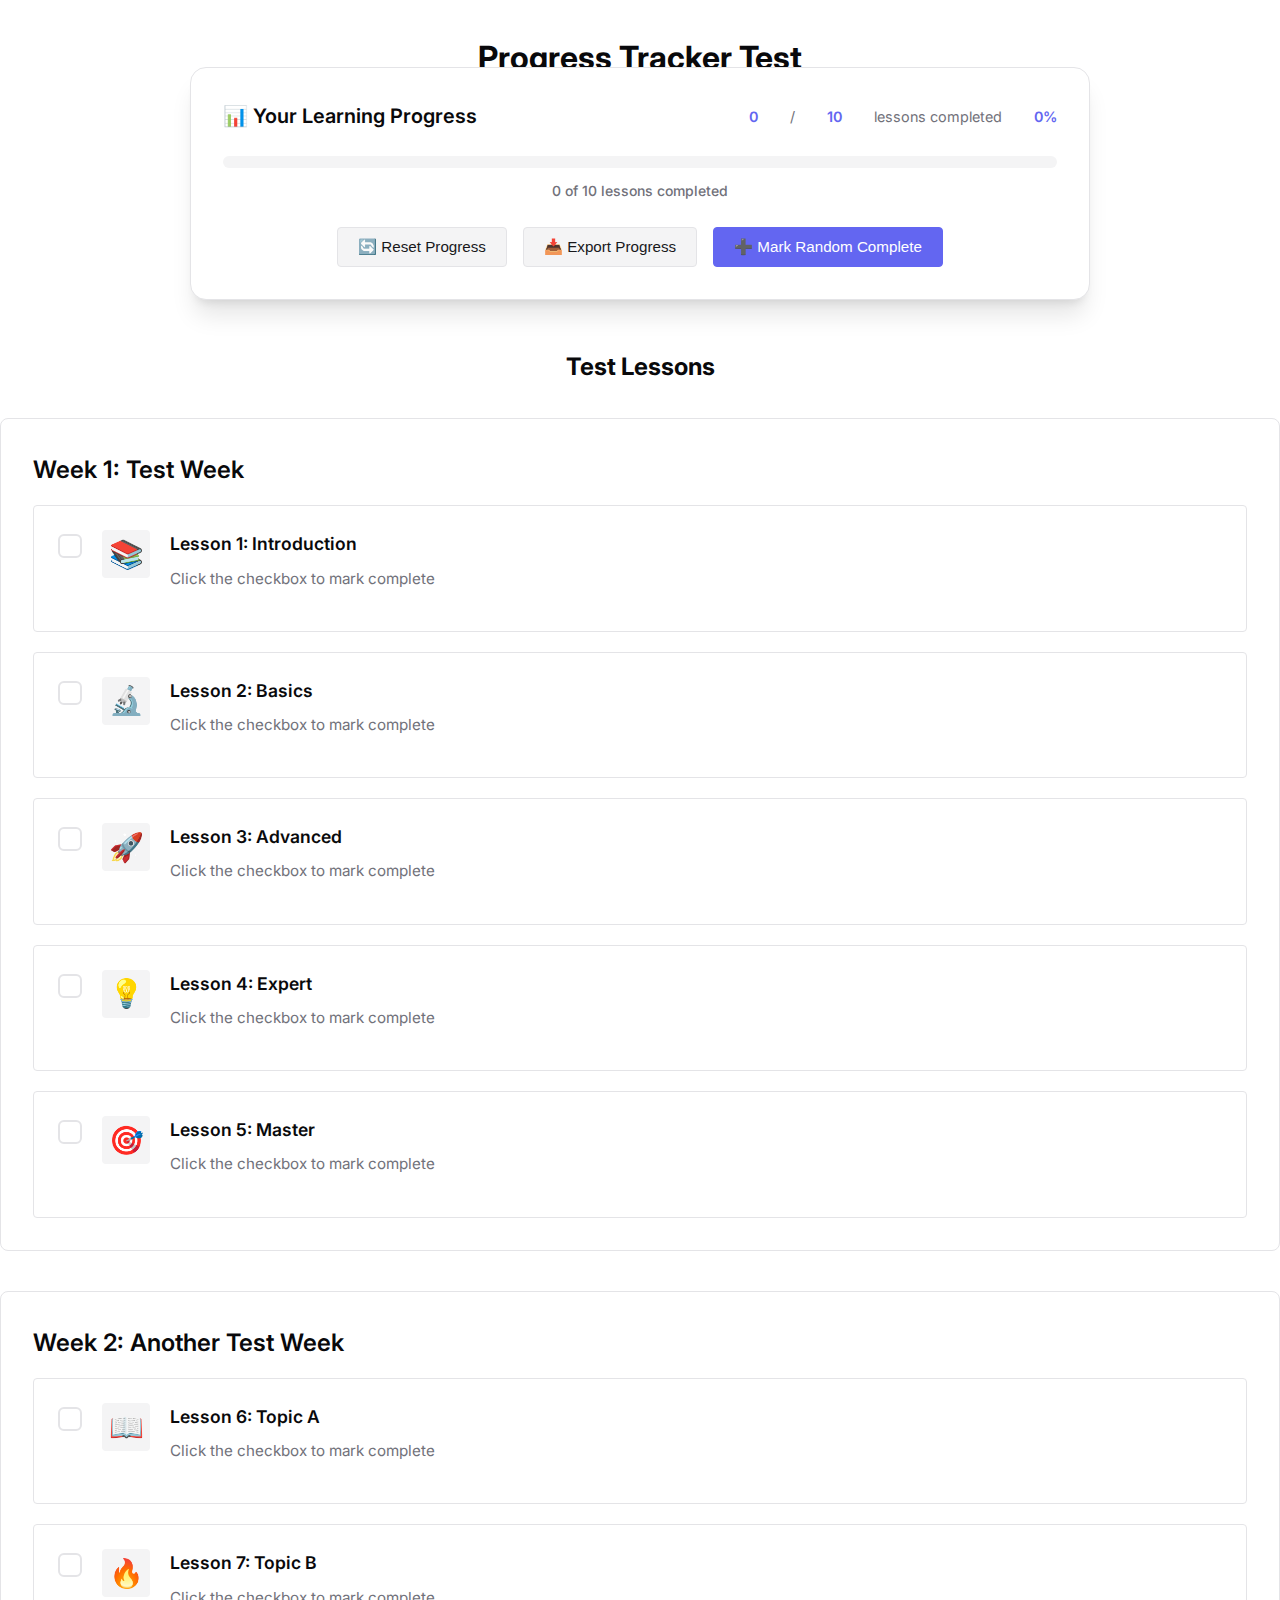
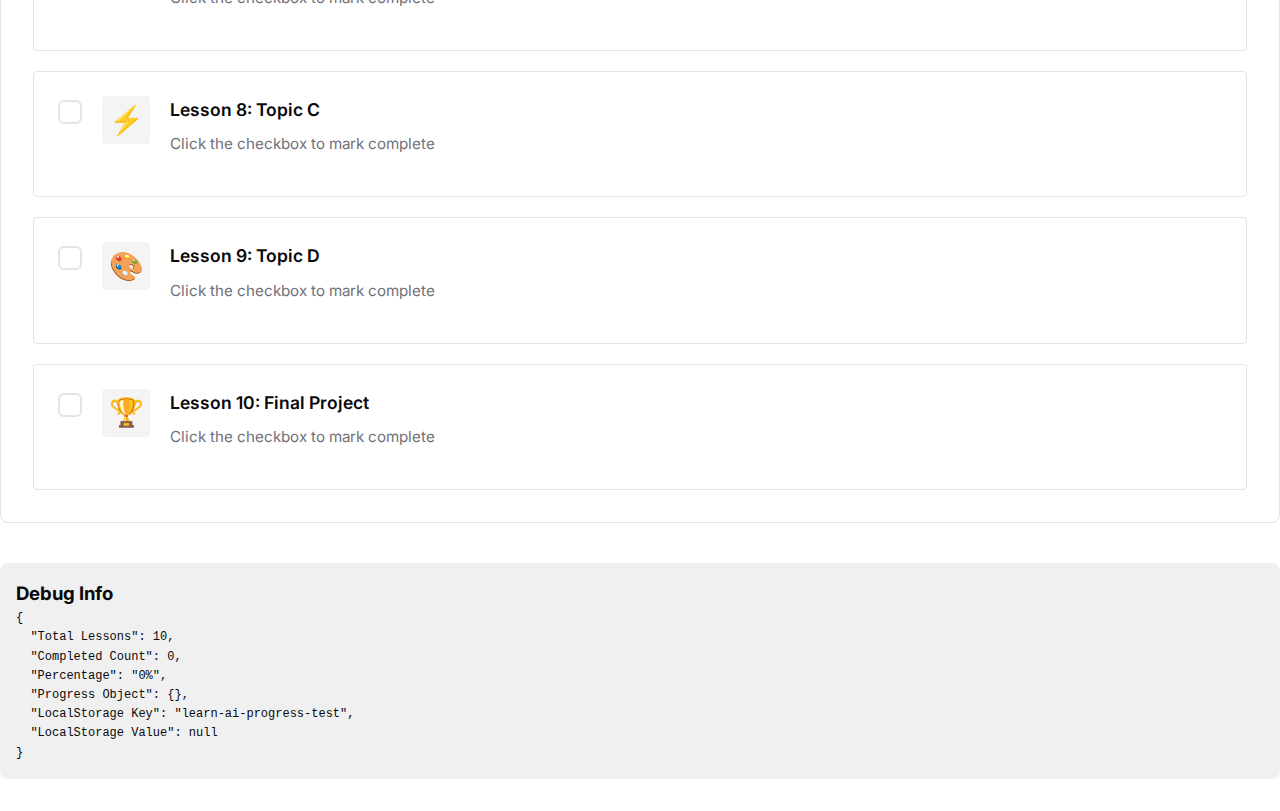
<file: test-progress.html>
<!DOCTYPE html>
<html lang="en">
<head>
    <meta charset="UTF-8">
    <meta name="viewport" content="width=device-width, initial-scale=1.0">
    <title>Progress Tracker Test</title>
    <link rel="stylesheet" href="modern-style.css">
</head>
<body>
    <div class="container" style="padding: 2rem 0;">
        <h1 style="text-align: center; margin-bottom: 2rem;">Progress Tracker Test</h1>

        <!-- Progress Section -->
        <div class="progress-section">
            <div class="progress-header">
                <h3>📊 Your Learning Progress</h3>
                <div class="progress-stats">
                    <span class="completed-count">0</span> / <span class="total-count">10</span> lessons completed
                    <span class="percentage-text">0%</span>
                </div>
            </div>
            <div class="progress-bar-container">
                <div class="progress-bar" style="width: 0%"></div>
            </div>
            <p class="progress-text">0 of 10 lessons completed</p>
            <div style="display: flex; gap: 1rem; justify-content: center; margin-top: 1.5rem;">
                <button id="reset-progress" class="btn btn-secondary">🔄 Reset Progress</button>
                <button id="export-progress" class="btn btn-secondary">📥 Export Progress</button>
                <button id="test-add" class="btn btn-primary">➕ Mark Random Complete</button>
            </div>
        </div>

        <!-- Test Lessons -->
        <div style="margin-top: 3rem;">
            <h2 style="text-align: center; margin-bottom: 2rem;">Test Lessons</h2>
            <div class="week-card">
                <div class="week-header">
                    <h3>Week 1: Test Week</h3>
                </div>
                <div class="lessons">
                    <div class="lesson-card">
                        <div class="lesson-icon">📚</div>
                        <div class="lesson-content">
                            <h4>Lesson 1: Introduction</h4>
                            <p>Click the checkbox to mark complete</p>
                        </div>
                    </div>
                    <div class="lesson-card">
                        <div class="lesson-icon">🔬</div>
                        <div class="lesson-content">
                            <h4>Lesson 2: Basics</h4>
                            <p>Click the checkbox to mark complete</p>
                        </div>
                    </div>
                    <div class="lesson-card">
                        <div class="lesson-icon">🚀</div>
                        <div class="lesson-content">
                            <h4>Lesson 3: Advanced</h4>
                            <p>Click the checkbox to mark complete</p>
                        </div>
                    </div>
                    <div class="lesson-card">
                        <div class="lesson-icon">💡</div>
                        <div class="lesson-content">
                            <h4>Lesson 4: Expert</h4>
                            <p>Click the checkbox to mark complete</p>
                        </div>
                    </div>
                    <div class="lesson-card">
                        <div class="lesson-icon">🎯</div>
                        <div class="lesson-content">
                            <h4>Lesson 5: Master</h4>
                            <p>Click the checkbox to mark complete</p>
                        </div>
                    </div>
                </div>
            </div>

            <div class="week-card" style="margin-top: 2rem;">
                <div class="week-header">
                    <h3>Week 2: Another Test Week</h3>
                </div>
                <div class="lessons">
                    <div class="lesson-card">
                        <div class="lesson-icon">📖</div>
                        <div class="lesson-content">
                            <h4>Lesson 6: Topic A</h4>
                            <p>Click the checkbox to mark complete</p>
                        </div>
                    </div>
                    <div class="lesson-card">
                        <div class="lesson-icon">🔥</div>
                        <div class="lesson-content">
                            <h4>Lesson 7: Topic B</h4>
                            <p>Click the checkbox to mark complete</p>
                        </div>
                    </div>
                    <div class="lesson-card">
                        <div class="lesson-icon">⚡</div>
                        <div class="lesson-content">
                            <h4>Lesson 8: Topic C</h4>
                            <p>Click the checkbox to mark complete</p>
                        </div>
                    </div>
                    <div class="lesson-card">
                        <div class="lesson-icon">🎨</div>
                        <div class="lesson-content">
                            <h4>Lesson 9: Topic D</h4>
                            <p>Click the checkbox to mark complete</p>
                        </div>
                    </div>
                    <div class="lesson-card">
                        <div class="lesson-icon">🏆</div>
                        <div class="lesson-content">
                            <h4>Lesson 10: Final Project</h4>
                            <p>Click the checkbox to mark complete</p>
                        </div>
                    </div>
                </div>
            </div>
        </div>

        <!-- Debug Info -->
        <div style="margin-top: 2rem; padding: 1rem; background: #f0f0f0; border-radius: 8px;">
            <h3>Debug Info</h3>
            <pre id="debug-info" style="font-size: 12px; overflow: auto;"></pre>
        </div>
    </div>

    <script>
        // Modified progress tracker for testing
        class ProgressTrackerTest {
          constructor() {
            this.storageKey = 'learn-ai-progress-test';
            this.progress = this.loadProgress();
            this.totalLessons = 10;
            this.init();
            this.showDebugInfo();
          }

          loadProgress() {
            try {
              const saved = localStorage.getItem(this.storageKey);
              console.log('Loaded progress:', saved);
              return saved ? JSON.parse(saved) : {};
            } catch (error) {
              console.error('Error loading progress:', error);
              return {};
            }
          }

          saveProgress() {
            try {
              localStorage.setItem(this.storageKey, JSON.stringify(this.progress));
              console.log('Saved progress:', this.progress);
              this.showDebugInfo();
            } catch (error) {
              console.error('Error saving progress:', error);
            }
          }

          isCompleted(lessonId) {
            return this.progress[lessonId] === true;
          }

          toggleLesson(lessonId) {
            this.progress[lessonId] = !this.progress[lessonId];
            console.log(`Toggled ${lessonId} to:`, this.progress[lessonId]);
            this.saveProgress();
            this.updateUI();
          }

          getCompletionCount() {
            const count = Object.values(this.progress).filter(v => v === true).length;
            console.log('Completion count:', count);
            return count;
          }

          getCompletionPercentage() {
            const completed = this.getCompletionCount();
            const percentage = Math.round((completed / this.totalLessons) * 100);
            console.log('Completion percentage:', percentage);
            return percentage;
          }

          init() {
            this.createCheckboxes();
            this.updateUI();
            this.addEventListeners();
          }

          createCheckboxes() {
            const lessonCards = document.querySelectorAll('.lesson-card');
            lessonCards.forEach((card, index) => {
              const lessonId = `lesson-${index + 1}`;
              card.setAttribute('data-lesson-id', lessonId);

              const checkbox = document.createElement('div');
              checkbox.className = 'lesson-checkbox';
              checkbox.setAttribute('role', 'checkbox');
              checkbox.setAttribute('aria-checked', this.isCompleted(lessonId));

              if (this.isCompleted(lessonId)) {
                checkbox.classList.add('checked');
                card.classList.add('completed');
              }

              const lessonIcon = card.querySelector('.lesson-icon');
              card.insertBefore(checkbox, lessonIcon);
            });
          }

          addEventListeners() {
            document.querySelectorAll('.lesson-checkbox').forEach(checkbox => {
              checkbox.addEventListener('click', (e) => {
                e.stopPropagation();
                const lessonCard = checkbox.closest('.lesson-card');
                const lessonId = lessonCard.getAttribute('data-lesson-id');
                this.toggleLesson(lessonId);

                checkbox.classList.toggle('checked');
                checkbox.setAttribute('aria-checked', this.isCompleted(lessonId));
                lessonCard.classList.toggle('completed');

                checkbox.style.transform = 'scale(1.2)';
                setTimeout(() => {
                  checkbox.style.transform = 'scale(1)';
                }, 200);
              });
            });

            document.getElementById('reset-progress').addEventListener('click', () => {
              if (confirm('Reset all progress?')) {
                this.resetProgress();
              }
            });

            document.getElementById('test-add').addEventListener('click', () => {
              // Mark a random uncompleted lesson as complete
              const uncompleted = [];
              for (let i = 1; i <= this.totalLessons; i++) {
                if (!this.isCompleted(`lesson-${i}`)) {
                  uncompleted.push(`lesson-${i}`);
                }
              }
              if (uncompleted.length > 0) {
                const randomId = uncompleted[Math.floor(Math.random() * uncompleted.length)];
                const checkbox = document.querySelector(`[data-lesson-id="${randomId}"] .lesson-checkbox`);
                if (checkbox) checkbox.click();
              } else {
                alert('All lessons already completed!');
              }
            });
          }

          updateUI() {
            const completed = this.getCompletionCount();
            const percentage = this.getCompletionPercentage();

            const progressBar = document.querySelector('.progress-bar');
            const progressText = document.querySelector('.progress-text');
            const completedCount = document.querySelector('.completed-count');
            const totalCount = document.querySelector('.total-count');
            const percentageText = document.querySelector('.percentage-text');

            if (progressBar) progressBar.style.width = `${percentage}%`;
            if (progressText) progressText.textContent = `${completed} of ${this.totalLessons} lessons completed`;
            if (completedCount) completedCount.textContent = completed;
            if (totalCount) totalCount.textContent = this.totalLessons;
            if (percentageText) percentageText.textContent = `${percentage}%`;

            this.showDebugInfo();
          }

          resetProgress() {
            this.progress = {};
            this.saveProgress();

            document.querySelectorAll('.lesson-checkbox').forEach(checkbox => {
              checkbox.classList.remove('checked');
              checkbox.setAttribute('aria-checked', 'false');
            });

            document.querySelectorAll('.lesson-card').forEach(card => {
              card.classList.remove('completed');
            });

            this.updateUI();
            alert('Progress reset!');
          }

          showDebugInfo() {
            const debugEl = document.getElementById('debug-info');
            if (debugEl) {
              debugEl.textContent = JSON.stringify({
                'Total Lessons': this.totalLessons,
                'Completed Count': this.getCompletionCount(),
                'Percentage': this.getCompletionPercentage() + '%',
                'Progress Object': this.progress,
                'LocalStorage Key': this.storageKey,
                'LocalStorage Value': localStorage.getItem(this.storageKey)
              }, null, 2);
            }
          }
        }

        document.addEventListener('DOMContentLoaded', () => {
          window.tracker = new ProgressTrackerTest();
          console.log('Progress tracker initialized');
        });
    </script>
</body>
</html>
</file>
<file: modern-style.css>
/* Learn AI - Modern UI (shadcn/ui + v0.dev inspired) */

@import url('https://fonts.googleapis.com/css2?family=Inter:wght@400;500;600;700;800&display=swap');

/* ===== CSS Variables ===== */
:root {
  /* Base Colors */
  --background: #ffffff;
  --foreground: #09090b;

  /* Card */
  --card: #ffffff;
  --card-foreground: #09090b;

  /* Borders */
  --border: #e4e4e7;
  --input: #e4e4e7;

  /* Primary (Purple/Blue gradient) */
  --primary: #6366f1;
  --primary-dark: #4f46e5;
  --primary-foreground: #ffffff;

  /* Secondary */
  --secondary: #f4f4f5;
  --secondary-foreground: #18181b;

  /* Muted */
  --muted: #f4f4f5;
  --muted-foreground: #71717a;

  /* Accent */
  --accent: #f4f4f5;
  --accent-foreground: #18181b;

  /* Success/Warning/Error */
  --success: #22c55e;
  --warning: #eab308;
  --destructive: #ef4444;

  /* Radius */
  --radius: 0.5rem;

  /* Shadows */
  --shadow-sm: 0 1px 2px 0 rgba(0, 0, 0, 0.05);
  --shadow: 0 1px 3px 0 rgba(0, 0, 0, 0.1), 0 1px 2px -1px rgba(0, 0, 0, 0.1);
  --shadow-md: 0 4px 6px -1px rgba(0, 0, 0, 0.1), 0 2px 4px -2px rgba(0, 0, 0, 0.1);
  --shadow-lg: 0 10px 15px -3px rgba(0, 0, 0, 0.1), 0 4px 6px -4px rgba(0, 0, 0, 0.1);
  --shadow-xl: 0 20px 25px -5px rgba(0, 0, 0, 0.1), 0 8px 10px -6px rgba(0, 0, 0, 0.1);
}

/* ===== Reset ===== */
* {
  margin: 0;
  padding: 0;
  box-sizing: border-box;
}

html {
  scroll-behavior: smooth;
}

body {
  font-family: 'Inter', -apple-system, BlinkMacSystemFont, 'Segoe UI', Roboto, sans-serif;
  background: var(--background);
  color: var(--foreground);
  line-height: 1.6;
  -webkit-font-smoothing: antialiased;
  -moz-osx-font-smoothing: grayscale;
}

/* ===== Container ===== */
.container {
  width: 100%;
  max-width: 1280px;
  margin: 0 auto;
  padding: 0 1.5rem;
}

/* ===== Hero Section ===== */
.hero {
  position: relative;
  background: linear-gradient(135deg, #667eea 0%, #764ba2 100%);
  padding: 5rem 0 4rem;
  overflow: hidden;
}

.hero::before {
  content: '';
  position: absolute;
  top: 0;
  left: 0;
  right: 0;
  bottom: 0;
  background:
    radial-gradient(circle at 20% 50%, rgba(255, 255, 255, 0.1) 0%, transparent 50%),
    radial-gradient(circle at 80% 50%, rgba(255, 255, 255, 0.1) 0%, transparent 50%);
  pointer-events: none;
}

.hero-content {
  position: relative;
  z-index: 1;
  text-align: center;
  color: white;
}

.hero h1 {
  font-size: clamp(2.5rem, 6vw, 4rem);
  font-weight: 800;
  letter-spacing: -0.02em;
  margin-bottom: 1rem;
}

.tagline {
  font-size: clamp(1.1rem, 2.5vw, 1.4rem);
  margin-bottom: 2.5rem;
  opacity: 0.95;
  font-weight: 400;
}

/* Stats Grid */
.stats {
  display: grid;
  grid-template-columns: repeat(auto-fit, minmax(130px, 1fr));
  gap: 2rem;
  max-width: 750px;
  margin: 0 auto;
  padding: 2rem 0;
}

.stat {
  text-align: center;
}

.stat-number {
  display: block;
  font-size: 3rem;
  font-weight: 800;
  line-height: 1;
  margin-bottom: 0.5rem;
}

.stat-label {
  display: block;
  font-size: 0.95rem;
  opacity: 0.9;
  font-weight: 500;
}

/* ===== Progress Section ===== */
.progress-section {
  background: var(--card);
  border: 1px solid var(--border);
  border-radius: calc(var(--radius) * 2);
  padding: 2rem;
  margin: -3rem auto 3rem;
  max-width: 900px;
  position: relative;
  box-shadow: var(--shadow-xl);
}

.progress-header {
  display: flex;
  justify-content: space-between;
  align-items: center;
  margin-bottom: 1.5rem;
  flex-wrap: wrap;
  gap: 1rem;
}

.progress-header h3 {
  font-size: 1.25rem;
  font-weight: 600;
  color: var(--foreground);
}

.progress-stats {
  display: flex;
  gap: 2rem;
  font-size: 0.9rem;
  color: var(--muted-foreground);
}

.progress-stats span {
  font-weight: 600;
  color: var(--primary);
}

.progress-bar-container {
  background: var(--secondary);
  border-radius: 9999px;
  height: 12px;
  overflow: hidden;
  position: relative;
}

.progress-bar {
  background: linear-gradient(90deg, var(--primary), #8b5cf6);
  height: 100%;
  border-radius: 9999px;
  transition: width 0.5s cubic-bezier(0.4, 0, 0.2, 1);
  position: relative;
}

.progress-bar::after {
  content: '';
  position: absolute;
  top: 0;
  left: 0;
  right: 0;
  bottom: 0;
  background: linear-gradient(90deg, transparent, rgba(255,255,255,0.3), transparent);
  animation: shimmer 2s infinite;
}

@keyframes shimmer {
  0% { transform: translateX(-100%); }
  100% { transform: translateX(100%); }
}

.progress-text {
  margin-top: 0.75rem;
  text-align: center;
  font-size: 0.875rem;
  color: var(--muted-foreground);
  font-weight: 500;
}

/* ===== Sections ===== */
section {
  padding: 5rem 0;
}

section h2 {
  font-size: clamp(2rem, 5vw, 2.75rem);
  font-weight: 700;
  text-align: center;
  margin-bottom: 3rem;
  letter-spacing: -0.02em;
  color: var(--foreground);
}

/* ===== Trends Section ===== */
.trends-section {
  background: var(--muted);
}

.trends-grid {
  display: grid;
  grid-template-columns: repeat(auto-fit, minmax(280px, 1fr));
  gap: 1.5rem;
}

.trend-card {
  background: var(--card);
  border: 1px solid var(--border);
  border-radius: var(--radius);
  padding: 2rem;
  transition: all 0.3s ease;
}

.trend-card:hover {
  border-color: var(--primary);
  box-shadow: var(--shadow-lg);
  transform: translateY(-2px);
}

.trend-icon {
  font-size: 2.5rem;
  margin-bottom: 1rem;
}

.trend-card h3 {
  font-size: 1.25rem;
  font-weight: 600;
  margin-bottom: 0.75rem;
  color: var(--foreground);
}

.trend-card p {
  color: var(--muted-foreground);
  line-height: 1.6;
}

/* ===== Content Section ===== */
.content-section {
  background: var(--background);
}

.phase-header {
  margin-bottom: 3rem;
}

.phase-header h2 {
  margin-bottom: 0.5rem;
}

.phase-header p {
  text-align: center;
  color: var(--muted-foreground);
  font-size: 1.1rem;
}

/* ===== Week Cards ===== */
.week-card {
  background: var(--card);
  border: 1px solid var(--border);
  border-radius: var(--radius);
  padding: 2rem;
  margin-bottom: 2.5rem;
  transition: all 0.3s ease;
}

.week-card:hover {
  box-shadow: var(--shadow-md);
}

.week-header {
  display: flex;
  justify-content: space-between;
  align-items: center;
  margin-bottom: 1rem;
  flex-wrap: wrap;
  gap: 1rem;
}

.week-header h3 {
  font-size: 1.5rem;
  font-weight: 600;
  color: var(--foreground);
  margin: 0;
}

.week-status {
  display: inline-flex;
  align-items: center;
  padding: 0.4rem 1rem;
  background: var(--secondary);
  color: var(--foreground);
  border-radius: calc(var(--radius) / 2);
  font-size: 0.875rem;
  font-weight: 500;
  border: 1px solid var(--border);
}

.week-description {
  color: var(--muted-foreground);
  margin-bottom: 1.5rem;
  line-height: 1.7;
}

.week-progress {
  display: flex;
  align-items: center;
  gap: 1rem;
  margin-bottom: 1.5rem;
  padding: 1rem;
  background: var(--muted);
  border-radius: calc(var(--radius) / 2);
}

.week-progress-bar {
  flex: 1;
  background: var(--background);
  border-radius: 9999px;
  height: 8px;
  overflow: hidden;
}

.week-progress-fill {
  background: linear-gradient(90deg, var(--primary), #8b5cf6);
  height: 100%;
  border-radius: 9999px;
  transition: width 0.3s ease;
}

.week-progress-text {
  font-size: 0.875rem;
  font-weight: 600;
  color: var(--primary);
  min-width: 3rem;
  text-align: right;
}

/* ===== Lessons ===== */
.lessons {
  display: grid;
  gap: 1.25rem;
}

.lesson-card {
  background: var(--card);
  border: 1px solid var(--border);
  border-radius: calc(var(--radius) / 2);
  padding: 1.5rem;
  transition: all 0.2s ease;
  display: grid;
  grid-template-columns: auto auto 1fr;
  gap: 1.25rem;
  align-items: start;
}

.lesson-card:hover {
  background: var(--accent);
  box-shadow: var(--shadow-md);
}

.lesson-card.completed {
  background: #fafafa;
  border-color: var(--primary);
}

.lesson-checkbox {
  width: 24px;
  height: 24px;
  border: 2px solid var(--border);
  border-radius: 6px;
  cursor: pointer;
  transition: all 0.2s ease;
  flex-shrink: 0;
  display: flex;
  align-items: center;
  justify-content: center;
  background: var(--background);
  margin-top: 0.25rem;
}

.lesson-checkbox:hover {
  border-color: var(--primary);
  box-shadow: 0 0 0 4px rgba(99, 102, 241, 0.1);
}

.lesson-checkbox.checked {
  background: var(--primary);
  border-color: var(--primary);
}

.lesson-checkbox.checked::after {
  content: '✓';
  color: white;
  font-size: 14px;
  font-weight: 700;
}

.lesson-icon {
  width: 48px;
  height: 48px;
  display: flex;
  align-items: center;
  justify-content: center;
  font-size: 1.75rem;
  background: var(--secondary);
  border-radius: calc(var(--radius) / 2);
  flex-shrink: 0;
}

.lesson-content {
  flex: 1;
  min-width: 0;
}

.lesson-content h4 {
  font-size: 1.1rem;
  font-weight: 600;
  margin-bottom: 0.5rem;
  color: var(--foreground);
}

.lesson-content p {
  color: var(--muted-foreground);
  font-size: 0.95rem;
  margin-bottom: 1rem;
  line-height: 1.6;
}

.lesson-meta {
  display: flex;
  flex-wrap: wrap;
  gap: 1rem;
  margin-bottom: 1rem;
}

.lesson-meta span {
  display: inline-flex;
  align-items: center;
  font-size: 0.85rem;
  color: var(--muted-foreground);
  padding: 0.25rem 0.75rem;
  background: var(--muted);
  border-radius: calc(var(--radius) / 2);
  border: 1px solid var(--border);
}

.lesson-buttons {
  display: flex;
  gap: 0.75rem;
  flex-wrap: wrap;
}

/* ===== Buttons ===== */
.btn {
  display: inline-flex;
  align-items: center;
  justify-content: center;
  padding: 0.625rem 1.25rem;
  font-size: 0.95rem;
  font-weight: 500;
  border-radius: calc(var(--radius) / 2);
  text-decoration: none;
  transition: all 0.2s ease;
  border: 1px solid transparent;
  cursor: pointer;
  gap: 0.5rem;
}

.btn-primary {
  background: var(--primary);
  color: var(--primary-foreground);
  border-color: var(--primary);
}

.btn-primary:hover {
  background: var(--primary-dark);
  box-shadow: var(--shadow-md);
  transform: translateY(-1px);
}

.btn-secondary {
  background: var(--secondary);
  color: var(--secondary-foreground);
  border-color: var(--border);
}

.btn-secondary:hover {
  background: var(--accent);
  border-color: var(--foreground);
}

/* ===== How It Works ===== */
.how-it-works {
  background: var(--muted);
}

.steps {
  display: grid;
  grid-template-columns: repeat(auto-fit, minmax(250px, 1fr));
  gap: 2rem;
}

.step {
  text-align: center;
  padding: 2rem 1.5rem;
  background: var(--card);
  border: 1px solid var(--border);
  border-radius: var(--radius);
  transition: all 0.3s ease;
}

.step:hover {
  transform: translateY(-4px);
  box-shadow: var(--shadow-lg);
}

.step-number {
  width: 60px;
  height: 60px;
  margin: 0 auto 1.5rem;
  display: flex;
  align-items: center;
  justify-content: center;
  font-size: 1.75rem;
  font-weight: 700;
  background: linear-gradient(135deg, var(--primary), #8b5cf6);
  color: white;
  border-radius: 50%;
}

.step h3 {
  font-size: 1.25rem;
  margin-bottom: 0.75rem;
  color: var(--foreground);
  font-weight: 600;
}

.step p {
  color: var(--muted-foreground);
  line-height: 1.6;
}

/* ===== Roadmap ===== */
.roadmap {
  background: var(--background);
}

.roadmap-grid {
  display: grid;
  grid-template-columns: repeat(auto-fit, minmax(280px, 1fr));
  gap: 2rem;
}

.roadmap-phase {
  background: var(--card);
  border: 1px solid var(--border);
  border-radius: var(--radius);
  padding: 2rem;
  transition: all 0.3s ease;
}

.roadmap-phase:hover {
  border-color: var(--primary);
  box-shadow: var(--shadow-lg);
}

.roadmap-phase h3 {
  font-size: 1.4rem;
  margin-bottom: 0.5rem;
  color: var(--foreground);
  font-weight: 600;
}

.roadmap-phase p {
  color: var(--primary);
  font-weight: 600;
  margin-bottom: 1.5rem;
}

.roadmap-phase ul {
  list-style: none;
  padding: 0;
}

.roadmap-phase li {
  padding: 0.5rem 0;
  color: var(--muted-foreground);
  display: flex;
  align-items: center;
  gap: 0.75rem;
}

.roadmap-phase li::before {
  content: '✓';
  color: var(--primary);
  font-weight: 700;
  flex-shrink: 0;
}

/* ===== Footer ===== */
footer {
  background: var(--card);
  border-top: 1px solid var(--border);
  padding: 3rem 0;
  text-align: center;
  color: var(--muted-foreground);
}

footer p {
  margin-bottom: 0.5rem;
}

footer a {
  color: var(--primary);
  text-decoration: none;
  font-weight: 500;
  transition: opacity 0.2s ease;
}

footer a:hover {
  opacity: 0.7;
}

/* ===== Responsive ===== */
@media (max-width: 768px) {
  .hero {
    padding: 4rem 0 3rem;
  }

  .stats {
    grid-template-columns: repeat(2, 1fr);
    gap: 1.5rem;
  }

  .progress-section {
    margin: -2rem 1rem 2rem;
    padding: 1.5rem;
  }

  .lesson-card {
    grid-template-columns: auto 1fr;
  }

  .lesson-checkbox {
    grid-row: 1;
  }

  .lesson-icon {
    width: 40px;
    height: 40px;
    font-size: 1.5rem;
  }
}

@media (max-width: 480px) {
  section {
    padding: 3rem 0;
  }

  .container {
    padding: 0 1rem;
  }
}

/* ===== Utilities ===== */
.text-center {
  text-align: center;
}

.mt-4 {
  margin-top: 2rem;
}

.mb-4 {
  margin-bottom: 2rem;
}
</file>
